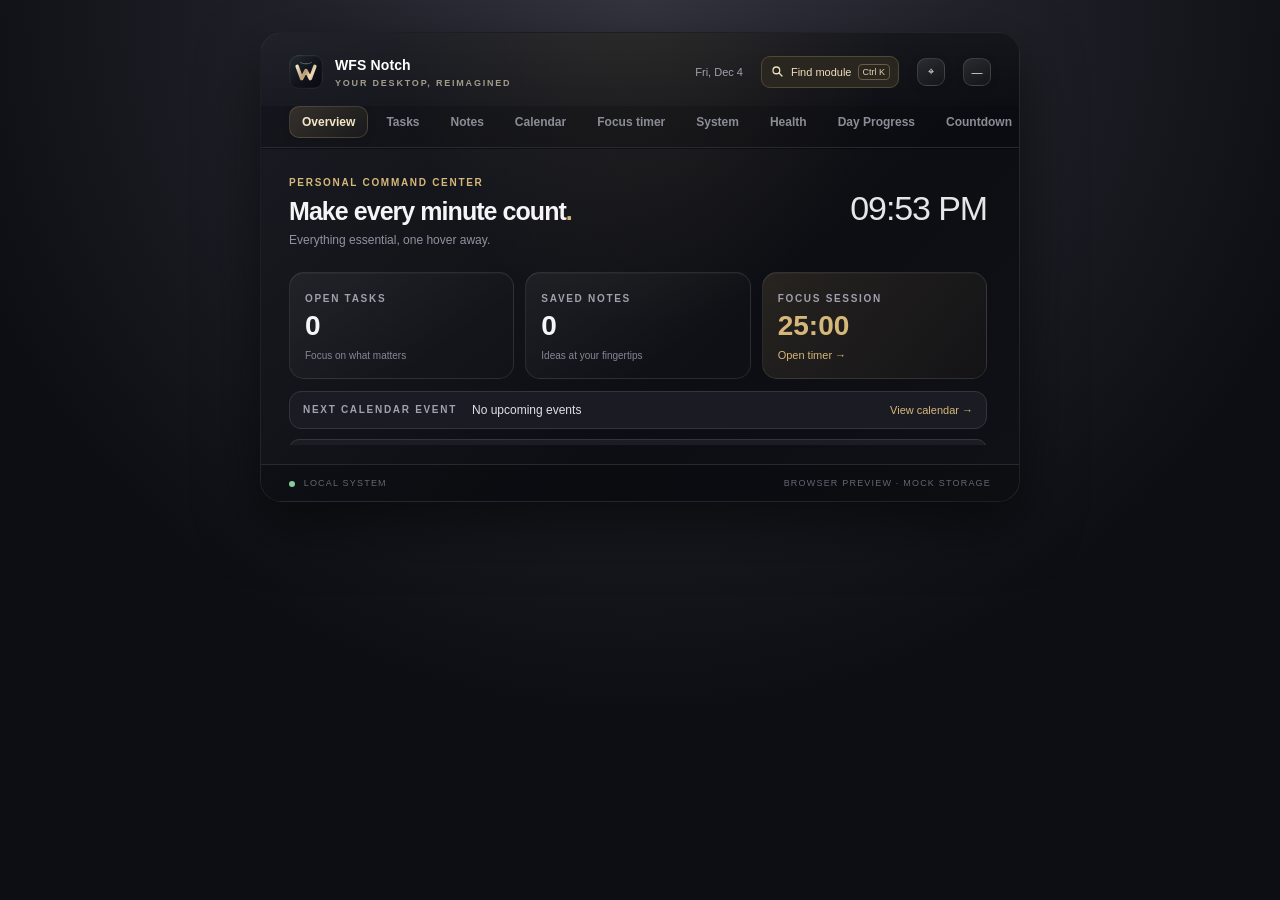
<file: app/src/index.html>
<!doctype html>
<html lang="en">
<head>
  <meta charset="utf-8">
  <meta name="viewport" content="width=device-width, initial-scale=1">
  <meta name="color-scheme" content="dark">
  <meta http-equiv="Content-Security-Policy" content="default-src 'self'; script-src 'self'; style-src 'self' 'unsafe-inline'; img-src 'self' data:; connect-src 'self' https://api.open-meteo.com https://geocoding-api.open-meteo.com">
  <title>WFS Notch</title>
  <link rel="stylesheet" href="styles/base.css">
  <link rel="stylesheet" href="styles/calendar.css">
  <link rel="stylesheet" href="styles/system.css">
  <link rel="stylesheet" href="styles/media.css">
  <link rel="stylesheet" href="styles/refinements.css">
  <link rel="stylesheet" href="styles/displays.css">
  <link rel="stylesheet" href="styles/worldclock.css">
</head>
<body>
  <div id="notch" class="notch" aria-label="WFS Notch">
    <div class="collapsed" id="collapsed" tabindex="0" role="button" aria-label="Open WFS Notch" aria-controls="expanded" aria-expanded="false">
      <span class="signal"><span></span><span></span><span></span></span>
      <span class="collapsed-label">WFS <b>NOTCH</b></span>
      <time id="closed-clock">00:00</time>
    </div>
    <div class="expanded" id="expanded" hidden>
      <header class="topbar">
        <div class="brand"><div class="brand-mark"><img src="assets/wfs-notch-mark.svg" alt="" width="34" height="34"></div><div><strong>WFS Notch</strong><small>YOUR DESKTOP, REIMAGINED</small></div></div>
        <div class="top-actions"><span id="current-date"></span><button id="module-finder" class="finder-button" type="button" aria-haspopup="dialog" aria-controls="command-palette" aria-keyshortcuts="Control+K Meta+K"><svg aria-hidden="true" width="15" height="15" viewBox="0 0 20 20" fill="none" stroke="currentColor" stroke-width="1.7"><circle cx="8.5" cy="8.5" r="4.5"/><path d="m12 12 4 4" stroke-linecap="round"/></svg><span>Find module</span><kbd aria-hidden="true">Ctrl K</kbd></button><button class="icon-button" id="pin-button" title="Keep panel open" aria-pressed="false" aria-label="Toggle pinned panel">⌖</button><button class="icon-button" id="collapse" title="Collapse" aria-label="Collapse">—</button></div>
      </header>
      <nav class="tabs" aria-label="Modules">
        <button data-tab="home" class="tab active">Overview</button>
        <button data-tab="todos" class="tab">Tasks</button>
        <button data-tab="notes" class="tab">Notes</button>
        <button data-tab="calendar" class="tab">Calendar</button>
        <button data-tab="timer" class="tab">Focus timer</button>
        <button data-tab="system" class="tab">System</button>
        <button data-tab="health" class="tab">Health</button>
        <button data-tab="day" class="tab">Day Progress</button>
        <button data-tab="countdown" class="tab">Countdown</button>
        <button data-tab="weather" class="tab">Weather</button>
        <button data-tab="worldclock" class="tab">World clock</button>
        <button data-tab="flashcards" class="tab">Flashcards</button>
        <button data-tab="habits" class="tab">Habits</button>
        <button data-tab="dock" class="tab">Dock</button>
        <button data-tab="media" class="tab">Media</button>
        <button data-tab="tools" class="tab">Tools</button>
        <button data-tab="settings" class="tab">Settings</button>
      </nav>
      <main>
        <section class="panel active" id="panel-home">
          <div class="welcome"><div><p class="eyebrow">PERSONAL COMMAND CENTER</p><h1>Make every minute count<span>.</span></h1><p>Everything essential, one hover away.</p></div><div class="hero-time" id="hero-time">00:00</div></div>
          <div class="home-grid">
            <div class="mini-card"><span class="mini-label">OPEN TASKS</span><b id="task-count">0</b><small>Focus on what matters</small></div>
            <div class="mini-card"><span class="mini-label">SAVED NOTES</span><b id="note-count">0</b><small>Ideas at your fingertips</small></div>
            <div class="mini-card focus-card"><span class="mini-label">FOCUS SESSION</span><b id="focus-status">25:00</b><button class="text-button" id="go-timer">Open timer →</button></div>
          </div>
          <div class="home-upcoming"><span class="mini-label">NEXT CALENDAR EVENT</span><span id="next-event">No upcoming events</span><button class="text-button" id="go-calendar" type="button">View calendar →</button></div>
          <div class="phase4-home">Habits completed today <b id="home-habit-progress">0 / 0</b> · Pinned links <b id="home-link-count">0</b></div>
          <div class="footnote">Local-first · Rust backend · Original WFS Notch design</div>
        </section>
        <section class="panel" id="panel-todos">
          <div class="section-heading"><div><h2>Tasks</h2><p>Keep your priorities moving.</p></div><span class="section-pill" id="todo-progress">0 complete</span></div>
          <form class="todo-entry" id="todo-form">
            <div class="input-row"><input id="todo-input" maxlength="200" placeholder="Add a task..." autocomplete="off" aria-label="New task" required><button type="submit" class="primary">Add task</button></div>
            <div class="todo-option-fields">
              <label for="todo-priority">Priority <select id="todo-priority" aria-label="New task priority"><option value="normal">Normal</option><option value="high">High</option><option value="low">Low</option></select></label>
              <label for="todo-due">Due (optional, local time) <input id="todo-due" type="datetime-local" aria-label="New task due date and time"></label>
              <label for="todo-recurrence">Repeat <select id="todo-recurrence" aria-label="New task repeat"><option value="">Never</option><option value="daily">Every 24 hours</option><option value="weekly">Every 7 days</option></select></label>
              <label for="todo-recurrence-zone" hidden>Repeat at the same local time (IANA zone)<input id="todo-recurrence-zone" maxlength="80" placeholder="e.g. Asia/Jakarta" autocomplete="off"></label>
            </div>
          </form>
          <form class="todo-edit-form" id="todo-edit-form" hidden aria-label="Edit selected task">
            <label for="todo-edit-title">Edit task <input id="todo-edit-title" maxlength="200" required aria-label="Edit task title"></label>
            <div class="todo-option-fields">
              <label for="todo-edit-priority">Priority <select id="todo-edit-priority"><option value="normal">Normal</option><option value="high">High</option><option value="low">Low</option></select></label>
              <label for="todo-edit-due">Due (optional, local time) <input id="todo-edit-due" type="datetime-local" aria-label="Edit task due date and time"></label>
              <label for="todo-edit-recurrence">Repeat <select id="todo-edit-recurrence" aria-label="Edit task repeat"><option value="">Never</option><option value="daily">Every 24 hours</option><option value="weekly">Every 7 days</option></select></label>
              <label for="todo-edit-recurrence-zone" hidden>Repeat at the same local time (IANA zone)<input id="todo-edit-recurrence-zone" maxlength="80" placeholder="e.g. Asia/Jakarta" autocomplete="off"></label>
            </div>
            <div class="todo-edit-actions"><button class="primary" type="submit">Save task</button><button class="text-button" id="todo-edit-cancel" type="button">Cancel edit</button></div>
          </form>
          <small class="todo-help">Task due dates remain private and local. Optional desktop reminders can be enabled separately in Settings; they require the installed Windows app and WFS notification consent.</small>
          <small class="todo-help" id="task-repeat-help">Repeating tasks need a due date. Leave the timezone blank for elapsed intervals. With a timezone, enter the due time in that zone. Missing DST times are skipped and repeated times use the first occurrence.</small>
          <div id="todo-list" class="list-scroll" aria-label="Saved tasks"></div>
          <details class="todo-history">
            <summary id="todo-history-summary">Recent task completions</summary>
            <label for="todo-history-limit">Keep completion history</label>
            <select id="todo-history-limit" aria-describedby="todo-history-help">
              <option value="200">Latest 200</option><option value="100">Latest 100</option>
              <option value="25">Latest 25</option><option value="0">Off</option>
            </select>
            <p id="todo-history-help">Undo is available for the latest retained completion of an unchanged task. Off stops recording completions and disables undo.</p>
            <p id="todo-completion-empty">No completions yet.</p>
            <ul id="todo-completion-history" aria-label="Local task completion history"></ul>
          </details>
        </section>
        <section class="panel" id="panel-notes">
          <div class="section-heading"><div><h2>Notes</h2><p>Capture ideas as they happen.</p></div><button id="note-new" class="primary">+ New note</button></div>
          <div class="note-search-row"><input id="note-search" type="search" autocomplete="off" placeholder="Search notes, including tags..." aria-label="Search notes"><select id="note-tag-filter" aria-label="Filter notes by tag"><option value="">All tags</option></select></div>
          <div class="note-layout"><div id="note-list" class="note-list"></div><div class="note-editor"><input id="note-title" placeholder="Note title" maxlength="200"><label class="note-tags-label" for="note-tags">Tags · comma-separated, max 8</label><input id="note-tags" placeholder="e.g. work, idea, urgent" aria-label="Note tags, comma-separated" maxlength="200" spellcheck="false"><textarea id="note-body" placeholder="Start writing your thoughts..." maxlength="50000"></textarea><div id="note-conflict" class="note-conflict" role="alert" hidden>
              <strong>Saved note changed elsewhere</strong>
              <p>Your unsaved draft is retained locally. Reload the latest saved note or save the draft as a separate note. No automatic overwrite is allowed.</p>
              <div class="note-actions"><button id="note-conflict-reload" class="secondary" type="button">Discard draft &amp; reload</button><button id="note-conflict-copy" class="primary" type="button">Save draft as new note</button></div>
            </div><div class="note-foot"><small id="save-status" aria-live="polite">Choose or create a note</small><div class="note-actions"><button class="text-button" id="note-save" type="button">Save now</button><button class="danger-link" id="note-delete" type="button">Delete note</button></div></div></div></div>
          <details id="notes-transfer" class="notes-transfer">
            <summary>Private Notes JSON export / import</summary>
            <p class="event-hint">Local-only copy/paste; no network, cloud sync or automatic file access. Up to 250 notes and 1 MiB per JSON snapshot. Import adds new IDs only, never replaces existing notes or changes other modules.</p>
            <div class="notes-transfer-actions"><button type="button" class="secondary" id="notes-export-button">Prepare export JSON</button></div>
            <textarea id="notes-export-json" readonly aria-label="Exported Notes JSON, copy manually" placeholder="Exported JSON appears here for copying"></textarea>
            <label for="notes-import-json" class="event-hint">Paste WFS Notes JSON to preview before import</label>
            <textarea id="notes-import-json" maxlength="1048576" aria-label="Paste Notes JSON for import" placeholder='{"format":"wfs-notch-notes","version":1,"notes":[...]}'></textarea>
            <div class="notes-transfer-actions"><button type="button" class="secondary" id="notes-import-preview">Preview import</button><button type="button" class="primary" id="notes-import-apply" disabled>Import new notes</button></div>
            <small id="notes-transfer-status" role="status" aria-live="polite">No JSON has been imported. Preview shows duplicate IDs and quotas first.</small>
          </details>
        </section>
        <section class="panel" id="panel-calendar">
          <div class="section-heading"><div><h2>Calendar</h2><p>Local events and in-app reminders while WFS Notch is running.</p></div><span class="section-pill" id="calendar-count">0 EVENTS</span></div>
          <form id="event-form" class="event-form">
            <input id="event-title" maxlength="200" required placeholder="Event title" aria-label="Event title">
            <label class="event-all-day-option" for="event-all-day"><input id="event-all-day" type="checkbox"> All-day event (date only)</label>
            <input id="event-time" type="datetime-local" required aria-label="Event date and time">
            <label class="calendar-field-label" for="event-end-time" id="event-end-time-label">Ends (optional, exclusive)</label>
            <input id="event-end-time" type="datetime-local" aria-label="Timed event end (exclusive, optional)">
            <div id="event-all-day-fields" class="event-all-day-range" hidden>
              <label for="event-start-date">Start date</label><input id="event-start-date" type="date" aria-label="All-day start date">
              <label for="event-end-date">End date (exclusive)</label><input id="event-end-date" type="date" aria-label="All-day end date (exclusive)">
            </div>
            <textarea id="event-description" maxlength="2000" rows="2" placeholder="Description (optional, private, saved only on your PC)" aria-label="Event description"></textarea>
            <select id="event-remind" aria-label="Reminder"><option value="off">No reminder</option><option value="0">At event time</option><option value="5">5 min before</option><option value="15">15 min before</option><option value="30">30 min before</option><option value="60">1 hour before</option></select>
            <button class="primary" id="event-submit" type="submit">Add event</button>
          </form>
          <div class="event-edit-actions"><button class="text-button" id="event-cancel" type="button" hidden>Cancel editing event</button></div>
          <section id="calendar-series-shift" class="series-shift-panel" hidden aria-labelledby="calendar-shift-heading">
            <strong id="calendar-shift-heading">Move this imported series — local schedule only</strong>
            <p>Move saved occurrences only. UTC and all-day schedules use exact days. For timed IANA or floating schedules with a saved timezone, choose Source wall time to keep the local start hour. Existing cancellations stay canceled.</p>
            <div class="series-shift-controls">
              <label for="calendar-shift-mode">Shift by
                <select id="calendar-shift-mode" aria-describedby="calendar-shift-mode-hint">
                  <option value="exact">Exact UTC / all-day dates</option>
                  <option value="wall">Source wall time</option>
                </select>
              </label>
              <label for="calendar-shift-days">Days (+ forward, − backward)
                <input id="calendar-shift-days" type="number" min="-365" max="365" step="1" value="1" aria-label="Days to shift imported series">
              </label>
              <button class="secondary" id="calendar-shift-preview" type="button">Preview changes</button>
              <button class="primary" id="calendar-shift-apply" type="button" disabled>Confirm shift</button>
              <button class="text-button" id="calendar-shift-cancel" type="button">Cancel</button>
            </div>
            <small id="calendar-shift-mode-hint" hidden>Uses the saved IANA timezone. Keeps elapsed duration. A nonexistent time keeps the original appointment, and an ambiguous time uses the earlier instant.</small>
            <small id="calendar-shift-status" role="status" aria-live="polite">Preview the proposed schedule before applying it.</small>
            <ol id="calendar-shift-occurrences" class="shift-review" aria-label="Exact changes to saved occurrences" hidden></ol>
          </section>
          <div class="calendar-toolbar" aria-label="Calendar navigation">
            <button id="calendar-prev" class="text-button" type="button" aria-label="Previous month">◀</button>
            <strong id="calendar-month-title">Month</strong>
            <button id="calendar-next" class="text-button" type="button" aria-label="Next month">▶</button>
            <button id="calendar-today" class="text-button" type="button">Today</button>
          </div>
          <div class="calendar-weekdays" aria-hidden="true"><span>Mon</span><span>Tue</span><span>Wed</span><span>Thu</span><span>Fri</span><span>Sat</span><span>Sun</span></div>
          <div id="calendar-month-grid" class="calendar-month-grid" role="group" aria-label="Monthly calendar"></div>
          <details class="ics-box"><summary>Import / export iCalendar (.ics)</summary>
            <p class="event-hint">Paste .ics text to preview additions and single-occurrence cancellations. A cancellation needs its matching series master in the same file and the exact original occurrence date/time. Whole-series cancellations, range updates, ambiguous DST and unsupported rules are rejected. Enter the intended IANA timezone for floating times; WFS will not guess.</p>
            <textarea id="ics-import-data" maxlength="262144" aria-label="Paste iCalendar ICS content" placeholder="BEGIN:VCALENDAR&#10;VERSION:2.0&#10;..."></textarea>
            <label for="ics-floating-timezone" class="event-hint">Floating-time IANA timezone (only needed for DTSTART without Z or TZID)</label>
            <input id="ics-floating-timezone" type="text" autocomplete="off" maxlength="80" placeholder="e.g. Asia/Jakarta or America/Chicago" aria-describedby="ics-floating-hint">
            <small id="ics-floating-hint" class="event-hint">Leave empty for UTC or explicit TZID ICS. No automatic device timezone assumption.</small>
            <div class="calendar-toolbar"><button id="ics-clear-cancellations" class="text-button" type="button">Allow re-import of deleted ICS events</button></div>
            <small>Deleted imported events and series stay deleted across subsequent imports unless you explicitly clear their local cancellation history here. Backups retain that history.</small>
            <div class="calendar-toolbar"><button id="ics-import-preview" class="secondary" type="button">Preview import</button><button id="ics-import-button" class="primary" type="button" disabled>Apply import</button><button id="ics-export-button" class="secondary" type="button">Export events</button><button id="ics-export-copy" class="text-button" type="button">Copy export</button></div>
            <ul id="ics-cancellation-preview" aria-label="Occurrences marked canceled" hidden></ul>
            <textarea id="ics-export-data" readonly aria-label="Exported iCalendar ICS content" placeholder="Exported ICS will appear here"></textarea>
            <small id="ics-status" role="status">Local-only. Unchanged series preserve the source recurrence rule on export; edited or canceled instances export safely as independent events. No cloud sync.</small>
          </details>
          <div class="event-hint">Timed start/end dates are stored as UTC instants with an exclusive optional end and shown in the local timezone. All-day dates retain calendar dates without an implicit timezone; end dates are exclusive and have no automatic reminder. Reminders are only displayed while this app is running.</div>
          <div id="event-list" class="event-list" aria-live="polite"></div>
        </section>
        <section class="panel" id="panel-system">
          <div class="section-heading"><div><h2>System monitor</h2><p>Live CPU and memory usage from Windows.</p></div><button class="secondary" id="system-refresh" type="button">Refresh</button></div>
          <div class="system-grid">
            <div class="system-card"><span class="mini-label">CPU USAGE</span><b id="system-cpu">—</b><div class="meter"><span id="cpu-meter"></span></div></div>
            <div class="system-card"><span class="mini-label">MEMORY USAGE</span><b id="system-memory">—</b><div class="meter"><span id="memory-meter"></span></div></div>
          </div>
          <p id="system-detail" class="system-detail">No reading yet.</p>
          <div class="system-detail-columns">
            <section><h3>Storage volumes</h3><div id="system-disks" aria-live="polite">Read-only on Windows · no preview numbers</div></section>
            <section><h3>Network interfaces</h3><div id="system-networks" aria-live="polite">Read-only on Windows · no preview numbers</div></section>
          </div>
          <p class="event-hint">Disk and network totals are local OS counters, not speed tests. No Wi-Fi scanning, admin privileges or uploads.</p>
          <p class="event-hint">Refreshes every 4 seconds while this panel is open. Does not track running apps, upload telemetry, or run a background service.</p>
        </section>
        <section class="panel" id="panel-timer">
          <div class="section-heading"><div><h2>Focus timer</h2><p>Own your next session.</p></div><span class="section-pill">POMODORO</span></div>
          <div class="timer-layout"><div class="timer-ring"><div class="timer-ring-inner"><strong id="timer-display">25:00</strong><span id="timer-label">READY WHEN YOU ARE</span></div></div><div class="timer-controls"><p>SESSION LENGTH</p><div class="preset-row"><button data-minutes="15">15m</button><button data-minutes="25" class="selected">25m</button><button data-minutes="45">45m</button><button data-minutes="60">60m</button></div><button id="timer-start" class="primary large">Start focus</button><button id="timer-reset" class="secondary large">Reset</button></div></div>
          <div class="focus-cycle-card">
            <label class="toggle-label"><input id="focus-cycle" type="checkbox" aria-describedby="focus-cycle-help"><span>Pomodoro cycle</span></label>
            <small id="focus-cycle-help">After focus, take a 5-minute break, or 15 minutes after four sessions. Start the next focus when ready. Reset a running or paused timer before changing modes.</small>
            <p id="focus-cycle-status" role="status">Single focus session</p>
          </div>
        </section>

        <section class="panel" id="panel-health">
          <div class="section-heading"><div><h2>Health &amp; wellness</h2><p>Daily water, short breaks, and calm minutes. Local-only tracking.</p></div><span class="section-pill" id="health-day">TODAY</span></div>
          <div class="health-grid">
            <div class="system-card"><span class="mini-label">WATER · GOAL 8 GLASSES</span><b id="health-water">0 / 8</b><div class="meter"><span id="health-water-meter"></span></div><div class="tool-actions"><button class="primary" data-health="water_plus" type="button">+ Glass</button><button class="secondary" data-health="water_minus" type="button">− Glass</button></div></div>
            <div class="system-card"><span class="mini-label">BREAKS TODAY</span><b id="health-breaks">0</b><button class="secondary" data-health="break_plus" type="button">Log short break</button></div>
            <div class="system-card"><span class="mini-label">CALM MINUTES</span><b id="health-calm">0</b><button class="secondary" data-health="calm_plus" type="button">+ 1 mindful minute</button></div>
          </div>
          <p class="event-hint">Your counters roll over at the next local date. This is a personal reminder, not a medical device.</p>
        </section>
        <section class="panel" id="panel-day">
          <div class="section-heading"><div><h2>Day progress</h2><p>One view of today’s timeline and completed tasks.</p></div><span class="section-pill" id="day-percent">0%</span></div>
          <div class="progress-caption"><strong id="day-clock">00:00</strong><span>Elapsed today</span></div>
          <div class="day-progress-track"><span id="day-progress-meter"></span></div>
          <div class="day-summary"><span id="day-task-progress">0 / 0 tasks completed</span><span id="day-events-count">0 events today</span></div>
          <div class="module-list" id="day-event-list"></div>
        </section>
        <section class="panel" id="panel-countdown">
          <div class="section-heading"><div><h2>Flexible countdown</h2><p>Independent timer with resume and +1/+5 minute adjustments.</p></div><span class="section-pill">LOCAL</span></div>
          <div class="countdown-face" id="countdown-display">05:00</div>
          <form class="countdown-form" id="countdown-form">
            <label for="countdown-minutes">Minutes (1–1440)</label><input id="countdown-minutes" type="number" min="1" max="1440" value="5" required>
            <button type="submit" class="secondary">Set duration</button>
          </form>
          <div class="tool-actions"><button class="primary" id="countdown-toggle" type="button">Start</button><button class="secondary" data-add-minutes="1" type="button">+1 minute</button><button class="secondary" data-add-minutes="5" type="button">+5 minutes</button><button class="secondary" id="countdown-reset" type="button">Reset to 5m</button></div>
          <p class="event-hint" id="countdown-status">Timer is ready. It continues to count down while the panel is hidden.</p>
          <div class="tool-actions countdown-presets" role="group" aria-label="Countdown presets">
            <button class="secondary" type="button" data-countdown-slot="0">5 min</button><button class="secondary" type="button" data-countdown-slot="1">15 min</button><button class="secondary" type="button" data-countdown-slot="2">30 min</button>
          </div>
          <details class="countdown-editor"><summary>Edit countdown presets</summary>
            <form class="countdown-form" id="countdown-presets-form">
              <label>Preset 1 (min) <input type="number" min="1" max="1440" value="5" data-edit-countdown-slot required></label>
              <label>Preset 2 (min) <input type="number" min="1" max="1440" value="15" data-edit-countdown-slot required></label>
              <label>Preset 3 (min) <input type="number" min="1" max="1440" value="30" data-edit-countdown-slot required></label>
              <button class="secondary" type="submit">Save timer presets</button>
            </form>
            <p class="event-hint" id="countdown-preset-status" role="status"></p>
          </details>
        </section>
        <section class="panel" id="panel-weather">
          <div class="section-heading"><div><h2>Weather</h2><p>Opt-in weather from Open-Meteo, without API key or automatic location tracking.</p></div><span class="section-pill">ONLINE</span></div>
          <form class="input-row" id="weather-form"><input id="weather-city" maxlength="100" required placeholder="Enter city (e.g. Surabaya)" aria-label="Weather city"><button class="primary" type="submit" id="weather-search">Get weather</button></form>
          <div class="weather-current" id="weather-current" role="status" tabindex="-1">Enter a city to request current conditions.</div>
          <div class="weather-days" id="weather-locations" role="group" aria-label="Matching cities" hidden></div>
          <div id="weather-forecast" hidden>
            <dl id="weather-details" class="weather-details" aria-label="Current weather details"></dl>
            <h3>Upcoming hours</h3>
            <div class="weather-days" id="weather-hours" aria-label="Hourly weather forecast"></div>
            <h3>7-day outlook</h3>
            <div class="weather-days" id="weather-days" aria-label="Daily weather forecast"></div>
            <p class="event-hint" id="weather-timezone"></p>
          </div>
          <p class="event-hint">City search is sent only on request to Open-Meteo. Results show the matched location; internet is required. No temperature is invented when unavailable.</p>
        </section>
        <section class="panel" id="panel-flashcards">
          <div class="section-heading"><div><h2>Notes flashcards</h2><p>Write lines like “question :: answer” in Notes, then practice here.</p></div><span class="section-pill" id="flashcards-count">0 CARDS</span></div>
          <select id="flashcards-note" class="flashcards-select" aria-label="Select flashcard note"></select>
          <div class="flashcard-face" id="flashcard-face">Select a note with flashcard lines.</div>
          <div class="tool-actions"><button class="primary" id="flashcard-flip" type="button">Show answer</button><button class="secondary" id="flashcard-next" type="button">Next card</button></div>
          <p id="flashcard-position" class="event-hint">Study locally; no account or AI service required.</p>
        </section>
        <section class="panel" id="panel-habits">
          <div class="section-heading"><div><h2>Habit tracker</h2><p>Build daily consistency, one check-in at a time.</p></div><span class="section-pill" id="habit-count">0 TODAY</span></div>
          <form id="habit-form" class="input-row"><input id="habit-title" maxlength="120" placeholder="New habit, e.g. Read for 20 minutes" aria-label="New habit" required><button class="primary" type="submit">Add habit</button></form>
          <p class="event-hint">Check-ins are saved locally. The daily date follows your PC's timezone; no account required.</p>
          <div class="module-list" id="habit-list" aria-live="polite"></div>
        </section>
        <section class="panel" id="panel-dock">
          <div class="section-heading"><div><h2>Dock &amp; quick launch</h2><p>Launch Windows essentials and pin your favorite websites.</p></div><span class="section-pill">WINDOWS</span></div>
          <div class="launch-grid" id="builtin-list">
            <button type="button" data-launch="explorer">📁 Files</button>
            <button type="button" data-launch="calculator">🧮 Calculator</button>
            <button type="button" data-launch="notepad">📝 Notepad</button>
            <button type="button" data-launch="paint">🎨 Paint</button>
            <button type="button" data-launch="settings">⚙ Settings</button>
          </div>
          <form id="quicklink-form" class="link-form">
            <input id="quicklink-label" required maxlength="120" placeholder="Website name" aria-label="Website name">
            <input id="quicklink-url" type="url" maxlength="2048" required placeholder="https://example.com" aria-label="Website URL">
            <button class="primary" type="submit">Pin link</button>
          </form>
          <div class="module-list" id="quicklink-list"></div>
          <p class="event-hint">Native buttons require Windows; pinned links open in your default browser. URLs must be http(s), without embedded passwords.</p>
        </section>
        <section class="panel" id="panel-media">
          <div class="section-heading"><div><h2>Media remote</h2><p>Windows global media and volume controls.</p></div><span class="section-pill">NATIVE KEYS</span></div>
          <div id="now-playing" class="now-playing" role="status" aria-live="polite">
            <img id="media-artwork" alt="Cover artwork from the active Windows player" hidden>
            <div class="now-playing-overline">CURRENT WINDOWS MEDIA SESSION</div>
            <strong id="media-track-title">No session detected</strong>
            <div id="media-track-artist">Open the native desktop app to inspect active media.</div>
            <small id="media-track-source">Track metadata stays on this device</small>
            <div class="media-progress"><span id="media-progress-bar"></span></div>
            <div class="media-time"><span id="media-position">—</span><span id="media-playback-state">Unavailable</span><span id="media-duration">—</span></div>
            <button type="button" class="text-button" id="media-refresh">Refresh track</button>
          </div>
          <div class="selected-player" aria-labelledby="selected-player-heading">
            <label id="selected-player-heading" for="media-player-picker">Control a specific Windows media player</label>
            <select id="media-player-picker" aria-label="Select Windows media session" disabled><option value="">No active players detected</option></select>
            <div class="selected-player-actions">
              <button class="secondary" type="button" data-selected-media="previous" disabled>Previous</button>
              <button class="secondary" type="button" data-selected-media="toggle" disabled>Play / Pause</button>
              <button class="secondary" type="button" data-selected-media="next" disabled>Next</button>
            </div>
            <p id="media-player-status" class="event-hint" role="status">Available only in the installed Windows app; no player simulation.</p>
          </div>
          <div class="media-pad">
            <button type="button" data-media="previous" aria-label="Previous track">⏮</button>
            <button type="button" data-media="play_pause" class="media-primary" aria-label="Play or pause">⏯</button>
            <button type="button" data-media="next" aria-label="Next track">⏭</button>
            <button type="button" data-media="stop" aria-label="Stop">⏹</button>
          </div>
          <div class="volume-pad">
            <button type="button" data-media="volume_down">− Volume</button>
            <button type="button" data-media="mute">Mute / unmute</button>
            <button type="button" data-media="volume_up">+ Volume</button>
          </div>
          <p class="event-hint">Track title, artist, album, session and position are read from Windows GSMTC only while this panel is open. Album art is shown when the Windows player exposes a supported PNG/JPEG/GIF thumbnail; synchronized lyrics and playlists are not implemented. The selected-player controls target the chosen Windows media app; the separate large buttons send global media keys.</p>
        </section>
        <section class="panel" id="panel-worldclock">
          <div class="section-heading"><div><h2>World clock</h2><p>Compare times across cities.</p></div><span class="section-pill">LOCAL</span></div>
          <form id="worldclock-add" class="worldclock-add">
            <label>City name <input id="worldclock-name" maxlength="30" placeholder="Jakarta" required></label>
            <label>Time zone <input id="worldclock-zone" list="worldclock-zones" placeholder="Asia/Jakarta" autocomplete="off" required></label>
            <datalist id="worldclock-zones"></datalist>
            <button class="primary" type="submit">Add city</button>
          </form>
          <p id="worldclock-message" class="event-hint" role="status" aria-live="polite"></p>
          <div class="worldclock-plan"><label for="worldclock-time">Meeting time here</label><input id="worldclock-time" type="datetime-local"><button id="worldclock-now" class="secondary" type="button">Now</button></div>
          <div id="worldclock-list" class="worldclock-list"></div>
        </section>
        <section class="panel" id="panel-tools">
          <div class="section-heading"><div><h2>Quick tools</h2><p>Small utilities built into the notch.</p></div><span class="section-pill">OFFLINE</span></div>
          <div class="tools-grid">
            <div class="tool-card"><b>Stopwatch</b><div class="stopwatch-display" id="stopwatch-display">00:00.0</div><div class="tool-actions"><button class="primary" id="stopwatch-toggle">Start</button><button class="secondary" id="stopwatch-lap">Lap</button><button class="secondary" id="stopwatch-reset">Reset</button></div><div class="tool-laps" id="stopwatch-laps"></div></div>
            <div class="tool-card"><b>Secure password generator</b><p>Generated locally using the OS cryptographic random source.</p><div class="tool-actions"><button class="primary" id="password-generate">Generate</button><button class="secondary" id="password-copy">Copy</button></div><output id="password-output" class="tool-output" aria-live="polite">Click Generate</output></div>
            <div class="tool-card"><b>Quick math</b><p>Simple arithmetic. No network, no eval().</p><form id="math-form" class="tool-actions"><input id="math-input" aria-label="Math expression" placeholder="120 * 1.15" required><button class="primary" type="submit">=</button></form><output id="math-output" class="tool-output">Result</output></div>
            <div class="tool-card"><b>Command palette</b><p>Jump to modules quickly with Ctrl+K (while WFS Notch is focused).</p><button id="palette-open" class="secondary" type="button">Open palette</button></div>
          </div>
        </section>
        <section class="panel" id="panel-settings">
          <div class="section-heading"><div><h2>Appearance</h2><p>Personalize your command center.</p></div><span class="section-pill">LOCAL</span></div>
          <div class="settings-row"><div><b>Accent color</b><small>Choose a highlight for your workspace</small></div><div class="swatches"><button class="swatch" data-color="#d6b77a" style="--swatch:#d6b77a" aria-label="Champagne"></button><button class="swatch" data-color="#73c9e5" style="--swatch:#73c9e5" aria-label="Ice"></button><button class="swatch" data-color="#ae91f2" style="--swatch:#ae91f2" aria-label="Lavender"></button><button class="swatch" data-color="#8bd7ab" style="--swatch:#8bd7ab" aria-label="Mint"></button></div></div>
          <div class="settings-row"><div><b>Interface density</b><small>Choose comfortable spacing or compact layout across the notch modules.</small></div><label class="appearance-choice" for="ui-density"><span class="sr-only">Interface density</span><select id="ui-density"><option value="comfortable">Comfortable</option><option value="compact">Compact</option></select></label></div>
          <div class="settings-row"><div><b>Reduce animations</b><small>Use minimal movement; your Windows reduced-motion preference is always respected.</small></div><label class="toggle-label"><input id="ui-reduce-motion" type="checkbox"><span>Minimal motion</span></label></div>
          <div class="settings-row"><div><b>High contrast</b><small>Improve separation between text, controls and surfaces throughout the workspace.</small></div><label class="toggle-label"><input id="ui-high-contrast" type="checkbox"><span>High contrast</span></label></div>
          <div class="settings-row"><div><b>Reset layout preferences</b><small>Restore comfortable spacing and system-motion behavior without changing notes, themes or notifications.</small></div><button id="ui-reset" class="secondary" type="button">Reset appearance</button></div>
          <div class="settings-row"><div><b>Hover to open</b><small>Expand the notch when the pointer enters</small></div><label class="toggle-label"><input id="hover-toggle" type="checkbox"><span>Enabled</span></label></div>
          <div class="settings-row"><div><b>Keep panel open</b><small>Prevent automatic collapsing when your pointer leaves</small></div><label class="toggle-label"><input id="pin-toggle" type="checkbox"><span>Pinned</span></label></div>
          <div class="settings-row"><div><b>Always on top</b><small>Keep WFS Notch above normal desktop windows.</small></div><label class="toggle-label"><input id="on-top-toggle" type="checkbox" checked><span>On top</span></label></div>
          <div class="settings-row"><div><b>Lower below fullscreen apps</b><small>Optional Windows detection on the chosen monitor. Never steals keyboard focus.</small></div><label class="toggle-label"><input id="fullscreen-auto-toggle" type="checkbox"><span>Auto</span></label></div>
          <div class="privacy-settings" aria-labelledby="notification-heading">
            <div class="settings-row"><div><b id="notification-heading">Windows desktop reminders</b><small>Only notifications generated by WFS Notch. Never reads other apps' messages; disabled by default.</small></div><label class="toggle-label"><input id="notifications-toggle" type="checkbox"><span>Enabled</span></label></div>
            <div class="settings-row"><div><b>Include event and task titles in notifications</b><small>Off by default: private calendar/task titles are hidden in notification text.</small></div><label class="toggle-label"><input id="notification-details-toggle" type="checkbox"><span>Show titles</span></label></div>
            <div class="settings-row"><div><b>Notify when a task is due</b><small>Separate opt-in for incomplete tasks with a due date; off by default. Shared private journal prevents duplicate sends after restarts and edits.</small></div><label class="toggle-label"><input id="task-reminders-toggle" type="checkbox"><span>Task alerts</span></label></div>
            <p class="event-hint" id="task-reminders-status" role="status" aria-live="polite">Task due reminders are off by default.</p>
            <div class="settings-row"><div><b>Pause desktop reminders</b><small>Do Not Disturb for WFS Notch only; your Windows-wide settings are not changed.</small></div><label class="toggle-label"><input id="notifications-pause-toggle" type="checkbox"><span>Paused</span></label></div>
            <button class="secondary" id="notification-test" type="button">Send test notification</button>
            <button class="secondary" id="notification-permission-check" type="button">Check Windows permission</button>
            <p class="event-hint" id="notification-permission-status" role="status" aria-live="polite">Windows toast permission has not been checked. Focus Assist can suppress delivery.</p>
            <p class="event-hint" id="notification-status" role="status">Toasts require the installed Windows desktop app and Windows notification permissions.</p>
            <div class="settings-row">
              <div><b>Background reminder service</b><small>Runs while WFS Notch is open in the tray, even if the panel is hidden. No Windows service is installed.</small></div>
              <button type="button" id="notification-scheduler-refresh" class="secondary">Check status</button>
            </div>
            <p class="event-hint" id="notification-scheduler-status" role="status" aria-live="polite">Native reminder status is available only in the installed Windows desktop app.</p>
          </div>
          <div class="display-options" aria-labelledby="display-options-title">
            <div class="settings-row">
              <div>
                <b id="display-options-title">Notch display &amp; position</b>
                <small>Choose a monitor and distance from the top edge. Saved locally in Rust.</small>
              </div>
              <button type="button" class="secondary" id="display-refresh">Detect</button>
            </div>
            <div class="display-inputs">
              <label for="display-monitor">Show notch on
                <select id="display-monitor" aria-label="Notch monitor"><option value="primary">Primary display</option></select>
              </label>
              <label for="display-top-gap">Top gap (0–120 logical px)
                <input id="display-top-gap" inputmode="numeric" type="number" min="0" max="120" step="4" value="12">
              </label>
              <button id="display-apply" class="primary" type="button">Apply position</button>
            </div>
            <p id="display-status" class="event-hint" role="status" aria-live="polite">Checking Windows display layout…</p>
          </div>
          <div class="settings-row"><div><b>Start with Windows</b><small>Optional HKCU autostart; no admin access required</small></div><label class="toggle-label"><input id="autostart-toggle" type="checkbox"><span>Enabled</span></label></div>
          <div class="settings-row"><div><b>System tray</b><small>Close to hide; restore or quit from the Windows tray icon</small></div><span class="section-pill">AVAILABLE</span></div>
          <div class="settings-row"><div><b>Data storage</b><small>All tasks and notes are saved locally by the Rust backend</small></div><span class="section-pill">PRIVATE</span></div>
          <div class="settings-row backup-heading"><div><b>Data backups</b><small>Store a snapshot in your private app data folder, or restore an earlier snapshot.</small></div><button class="secondary" id="backup-create" type="button">Create backup</button></div>
          <div id="backup-list" class="backup-list"><span class="empty">No backups created yet.</span></div>
          <div class="settings-row"><div><b>Development status</b><small>Verified browser prototype; native Windows integration still requires testing</small></div><span class="section-pill">0.43.0 · DEVELOPMENT</span></div>
          <div class="settings-row"><div><b>Exit WFS Notch</b><small>Close the app after saving pending notes</small></div><button class="secondary" id="app-exit" type="button">Exit app</button></div>
        </section>
      </main>
      <footer><span><span class="live-dot"></span> LOCAL SYSTEM</span><span id="environment">RUST + TAURI 2</span></footer>
      <div id="command-palette" class="palette-overlay" hidden role="dialog" aria-modal="true" aria-labelledby="palette-title" aria-describedby="palette-help">
        <div class="palette-dialog">
          <div class="palette-heading"><div><p class="eyebrow">WFS NOTCH</p><h2 id="palette-title">Find a module</h2></div><button id="palette-close" class="icon-button" type="button" aria-label="Close module finder" title="Close (Esc)">×</button></div>
          <input id="palette-search" type="search" autocomplete="off" placeholder="Search modules, timers, settings…" aria-label="Search modules" aria-controls="palette-results">
          <p id="palette-help">Use ↑ or ↓ to browse, Enter to open, or Esc to close.</p>
          <p id="palette-status" role="status"></p>
          <div id="palette-results" aria-label="Matching modules"></div>
        </div>
      </div>
    </div>
  </div>
  <div id="toast" aria-live="polite" role="status"></div>
  <script src="app.js" defer></script>
  <script src="features/modules.js" defer></script>
  <script src="features/wellness.js" defer></script>
  <script src="features/calendar.js" defer></script>
  <script src="features/system.js" defer></script>
  <script src="features/media.js" defer></script>
  <script src="features/accessibility.js" defer></script>
  <script src="features/displays.js" defer></script>
  <script src="features/worldclock.js" defer></script>
</body>
</html>
</file>
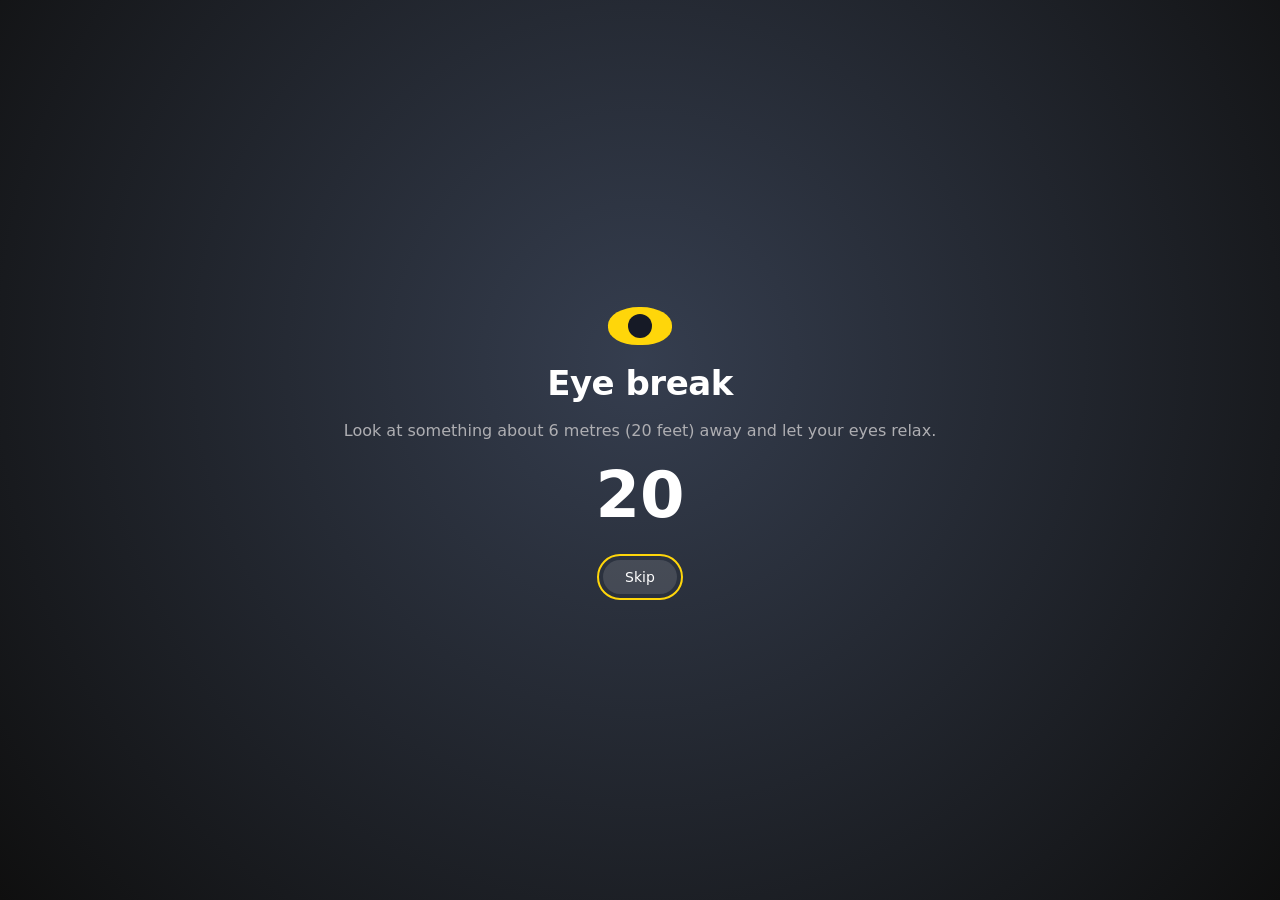
<file: poni/src/eye-break.html>
<!doctype html>
<html lang="en">
<head>
  <meta charset="utf-8">
  <meta name="viewport" content="width=device-width, initial-scale=1">
  <title>Poni Eye Break</title>
  <link rel="stylesheet" href="eye-break.css">
  <script src="eye-break.js" defer></script>
</head>
<body>
  <main>
    <div class="eye" aria-hidden="true"></div>
    <h1>Eye break</h1>
    <p>Look at something about 6 metres (20 feet) away and let your eyes relax.</p>
    <output id="count" aria-label="Seconds remaining" aria-live="off"></output>
    <button id="skip" type="button" autofocus>Skip</button>
  </main>
</body>
</html>
</file>
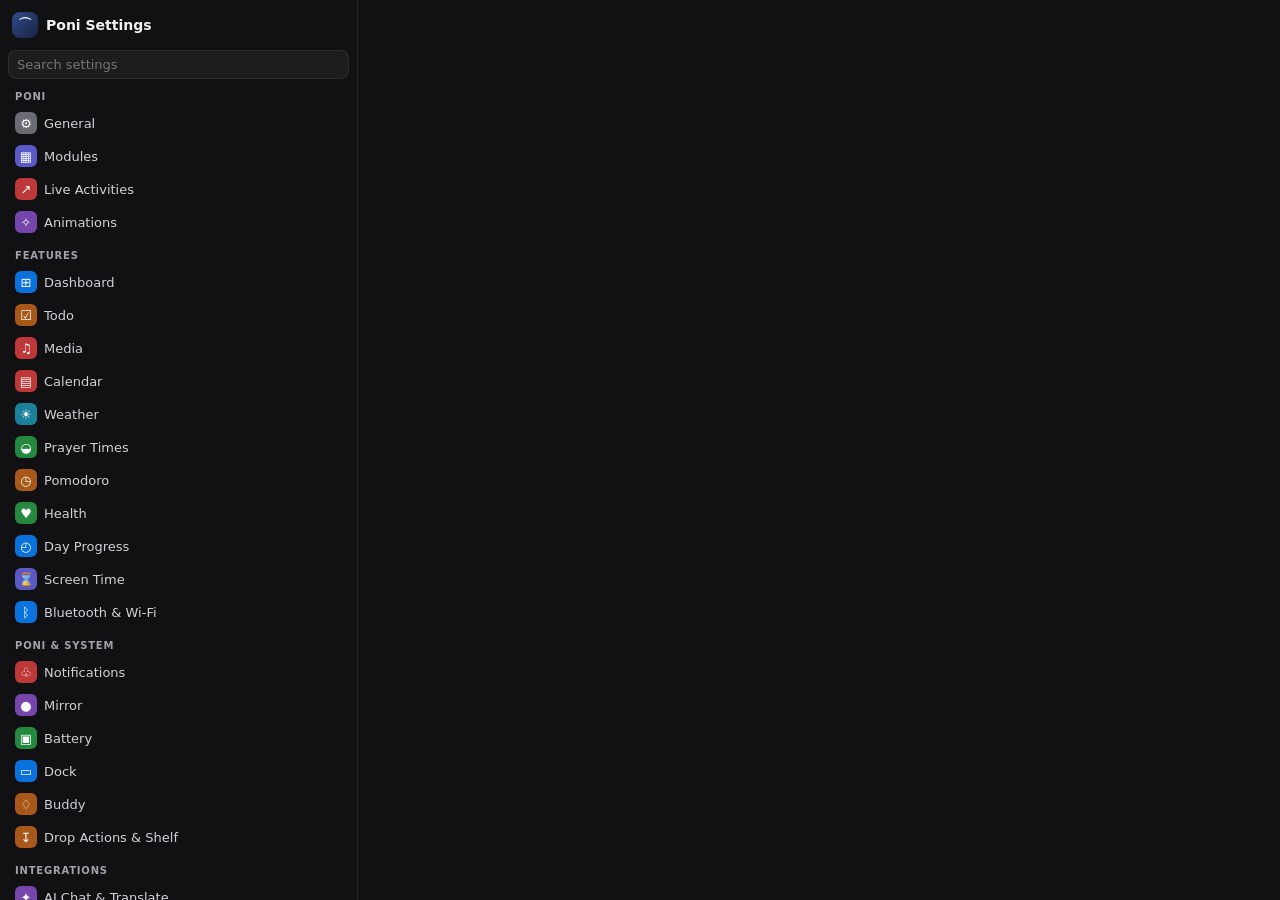
<file: poni/src/settings.html>
<!doctype html>
<html lang="en">
<head>
  <meta charset="utf-8">
  <meta name="viewport" content="width=device-width, initial-scale=1">
  <title>Poni Settings</title>
  <link rel="stylesheet" href="style.css">
  <link rel="stylesheet" href="settings.css">
  <script src="focus-synthesis.js" defer></script>
  <script src="focus-playback.js" defer></script>
  <script src="drop-catalog.js" defer></script>
  <script src="closed-display.js" defer></script>
  <script src="settings.js" defer></script>
  <script src="settings-window.js" defer></script>
</head>
<body class="settings-window">
  <section id="page-settings"></section>
</body>
</html>
</file>
<file: app/src/styles/base.css>
:root{--accent:#d6b77a;--accent-fade:rgba(214,183,122,.12);--panel:#111319;--line:#272931;--muted:#8f939f;--text:#f5f5f7}*{box-sizing:border-box}html,body{margin:0;padding:0;background:transparent;color:var(--text);font-family:Inter,'Segoe UI',Arial,sans-serif;-webkit-font-smoothing:antialiased;overflow:hidden}button,input,textarea{font:inherit}button{cursor:pointer}.notch{position:absolute;left:0;top:0;width:100%;height:100%;overflow:hidden;border:1px solid rgba(255,255,255,.12);background:#090a0d;border-radius:20px;box-shadow:0 16px 46px rgba(0,0,0,.55)}.collapsed{display:flex;width:100%;height:100%;padding:0 21px;align-items:center;gap:13px;cursor:pointer;user-select:none}.collapsed-label{font-size:12px;font-weight:500;letter-spacing:2.5px;white-space:nowrap}.collapsed-label b{color:var(--accent)}.signal{display:flex;gap:3px;align-items:center;height:14px}.signal span{width:3px;background:var(--accent);border-radius:5px;animation:pulse 1.2s ease-in-out infinite alternate}.signal span:nth-child(1){height:6px}.signal span:nth-child(2){height:13px;animation-delay:.25s}.signal span:nth-child(3){height:9px;animation-delay:.4s}#closed-clock{margin-left:auto;color:#b9bac2;font-size:12px;font-variant-numeric:tabular-nums}.expanded{display:flex;flex-direction:column;height:100%;background:radial-gradient(ellipse at 85% 0%,rgba(214,183,122,.07),transparent 45%),linear-gradient(130deg,#15161b,#0b0c10)}.expanded[hidden],.collapsed[hidden]{display:none}.topbar{display:flex;justify-content:space-between;align-items:center;padding:22px 28px 16px}.brand{display:flex;gap:12px;align-items:center}.brand-mark{display:grid;place-items:center;width:34px;height:34px;border-radius:11px;overflow:hidden;flex-shrink:0}.brand-mark img{width:34px;height:34px;display:block}.brand strong{font-size:14px;letter-spacing:.2px}.brand small{display:block;margin-top:4px;color:#767987;font-size:9px;font-weight:700;letter-spacing:1.8px}.top-actions{display:flex;gap:18px;align-items:center;color:#a1a3ad;font-size:11px}.icon-button{width:28px;height:28px;border:1px solid #3b3c43;border-radius:9px;color:#eee;background:#24252b}.tabs{display:flex;gap:7px;padding:0 28px 12px;border-bottom:1px solid var(--line)}.tab{border:0;background:transparent;color:#8b8d96;border-radius:9px;padding:8px 15px;font-size:12px}.tab.active{color:#f6f6f7;background:#26272b;box-shadow:inset 0 0 0 1px #33343a}.tab:hover{color:white;background:#1f2026}main{flex:1;min-height:0;padding:19px 28px}.panel{display:none;height:100%;animation:panel-in .2s ease}.panel.active{display:block}.eyebrow,.mini-label{font-size:10px;letter-spacing:1.7px;color:var(--accent);font-weight:800}.welcome{display:flex;align-items:center;justify-content:space-between}.welcome h1{font-size:25px;letter-spacing:-1.05px;margin:7px 0}.welcome h1 span{color:var(--accent)}.welcome p:not(.eyebrow){font-size:12px;color:var(--muted);margin:4px 0}.hero-time{font-size:34px;font-weight:250;letter-spacing:-1.1px;color:#e6e6e8;font-variant-numeric:tabular-nums}.home-grid{display:grid;grid-template-columns:repeat(3,minmax(0,1fr));gap:11px;margin-top:21px}.mini-card{border:1px solid #2d2e34;background:linear-gradient(140deg,rgba(255,255,255,.04),rgba(255,255,255,.015));border-radius:15px;min-height:105px;padding:15px}.mini-label{color:#a0a1ad}.mini-card b{display:block;font-size:28px;line-height:1.4}.mini-card small{color:#858793;font-size:10px}.focus-card{border-color:rgba(214,183,122,.24);background:linear-gradient(135deg,rgba(214,183,122,.12),rgba(214,183,122,.02))}.focus-card b{color:var(--accent);font-variant-numeric:tabular-nums}.text-button{background:none;border:0;color:var(--accent);font-size:11px;padding:0;text-align:left}.footnote{font-size:10px;color:#626570;margin-top:16px}.section-heading{display:flex;justify-content:space-between;align-items:center;margin-bottom:16px}.section-heading h2{font-size:20px;letter-spacing:-.5px;margin:0 0 4px}.section-heading p{font-size:11px;color:var(--muted);margin:0}.section-pill{font-size:9px;letter-spacing:1px;color:#b6a27c;border:1px solid #4b4233;background:rgba(214,183,122,.06);border-radius:30px;padding:6px 10px}.input-row{display:flex;gap:9px;margin-bottom:12px}input,textarea{background:#17191f;color:#fff;border:1px solid #33353d;border-radius:10px;padding:12px;outline:none}input:focus,textarea:focus{border-color:var(--accent)}.input-row input{flex:1}.primary{border:0;border-radius:10px;background:var(--accent);color:#1b1611;font-weight:750;padding:10px 15px}.secondary{border:1px solid #383a44;color:#dadbe2;border-radius:10px;background:#272932;padding:10px 15px}.list-scroll{height:185px;overflow-y:auto}.todo-item{display:flex;align-items:center;gap:12px;padding:11px 13px;margin-bottom:7px;background:#1a1b22;border:1px solid #2d2f36;border-radius:10px}.todo-item .title{flex:1;font-size:12px}.todo-item.done .title{text-decoration:line-through;color:#767883}.todo-item button{border:0;background:transparent;color:#a5a6b0}.todo-item .check{width:18px;height:18px;border:1px solid #6f6970;border-radius:5px}.todo-item.done .check{background:var(--accent);color:#24211d;border-color:var(--accent)}.empty{color:#8c8e99;padding:26px;text-align:center;font-size:12px}.note-layout{display:grid;grid-template-columns:205px 1fr;gap:13px;height:225px}.note-list{background:#15161b;border:1px solid #2b2c33;border-radius:12px;padding:6px;overflow-y:auto}.note-card{width:100%;text-align:left;background:transparent;border:0;color:#bfc1c9;padding:10px;border-radius:8px;font-size:12px;margin-bottom:2px}.note-card.selected{background:#313034;color:#fff}.note-card small{display:block;color:#7b7d88;margin-top:5px;white-space:nowrap;text-overflow:ellipsis;overflow:hidden}.note-editor{display:flex;flex-direction:column;gap:6px}.note-editor input{font-size:14px;font-weight:700;padding:9px 12px}.note-editor textarea{resize:none;flex:1;font-size:12px;line-height:1.5}.note-foot{display:flex;justify-content:space-between;align-items:center;color:#797d87;font-size:10px}.danger-link{border:0;color:#e49498;background:none;font-size:10px}.timer-layout{display:flex;align-items:center;gap:33px}.timer-ring{display:grid;place-items:center;width:194px;height:194px;border-radius:100%;background:conic-gradient(var(--accent) var(--timer-progress,100%),#35353d 0);box-shadow:0 0 35px rgba(214,183,122,.09)}.timer-ring-inner{display:flex;flex-direction:column;justify-content:center;align-items:center;width:174px;height:174px;background:#14151a;border-radius:100%}.timer-ring strong{font-size:42px;font-weight:300;letter-spacing:-1.2px;font-variant-numeric:tabular-nums}.timer-ring span{color:#8c909c;letter-spacing:1px;font-size:9px;margin-top:4px}.timer-controls{flex:1}.timer-controls p{color:#a8aab4;font-size:10px;letter-spacing:1.3px}.preset-row{display:flex;gap:7px;margin:10px 0 22px}.preset-row button{border:1px solid #383941;background:#222329;color:#a7a9b5;padding:9px 11px;border-radius:8px;font-size:12px}.preset-row button.selected{border-color:var(--accent);color:var(--accent)}.large{min-width:130px;margin-right:8px}.settings-row{display:flex;align-items:center;justify-content:space-between;border-bottom:1px solid #292b31;padding:15px 0}.settings-row b{display:block;font-size:12px;margin-bottom:5px}.settings-row small{color:#92939e;font-size:11px}.swatches{display:flex;gap:9px}.swatch{width:23px;height:23px;background:var(--swatch);border:2px solid transparent;border-radius:100%}.swatch.chosen{outline:2px solid white;outline-offset:2px}footer{display:flex;align-items:center;justify-content:space-between;border-top:1px solid var(--line);height:37px;padding:0 28px;color:#626772;font-size:9px;letter-spacing:1.2px}.live-dot{display:inline-block;background:#88cb9c;border-radius:100%;height:6px;width:6px;vertical-align:middle;margin-right:5px}#toast{position:fixed;bottom:10px;right:12px;max-width:320px;color:#fff;font-size:12px;background:#753d44;padding:10px 13px;border-radius:8px;display:none}#toast.visible{display:block}@keyframes pulse{to{height:3px}}@keyframes panel-in{from{opacity:.2;transform:translateY(6px)}to{opacity:1;transform:translateY(0)}}
/* Browser-only layout for preview without a Windows executable. */
body.preview{height:100vh;background:radial-gradient(circle at 50% 0,#33343e,#0c0e13 65%);display:flex;align-items:flex-start;justify-content:center;padding-top:45px}
body.preview .notch{position:relative;width:720px;height:430px;border-radius:22px;flex-shrink:0}

/* Phase 2 accessibility, editor and brand polish */
.icon-button.on{border-color:var(--accent);color:var(--accent);background:#29251f}.note-actions{display:flex;gap:13px;align-items:center}.toggle-label{display:flex;gap:8px;align-items:center;font-size:11px;color:#b4b6bf}.toggle-label input{accent-color:var(--accent);width:16px;height:16px}.remove-task{font-size:19px!important}.tab:focus-visible,button:focus-visible,.collapsed:focus-visible{outline:2px solid var(--accent);outline-offset:2px}.note-foot .text-button{font-size:10px}.settings-row:last-child{border-bottom:0}#toast{z-index:99}.note-layout{height:242px}.list-scroll{height:235px}body.preview .notch{width:760px;height:470px}body.preview{padding-top:32px}@media(prefers-reduced-motion:reduce){*,*::before,*::after{animation:none!important;transition:none!important}}

/* Allow every added settings row and the note editor to remain reachable. */
.panel.active{overflow-y:auto;overflow-x:hidden;scrollbar-width:thin;scrollbar-color:#4A453E transparent}.panel.active::-webkit-scrollbar{width:6px}.panel.active::-webkit-scrollbar-thumb{background:#4A453E;border-radius:9px}.panel.active::-webkit-scrollbar-track{background:transparent}

/* Phase 3: responsive seven-module navigation and local calendar. */
.tabs{overflow-x:auto;scrollbar-width:thin;scrollbar-color:#49434b transparent;white-space:nowrap;padding-bottom:10px;flex-shrink:0}
.tab{white-space:nowrap;padding:8px 12px;flex-shrink:0}
.home-upcoming{margin-top:12px;background:#1b1c23;border:1px solid #33343d;border-radius:12px;padding:11px 13px;display:flex;align-items:center;gap:15px}
.home-upcoming #next-event{color:#e1e0e4;font-size:12px;flex:1;overflow:hidden;text-overflow:ellipsis;white-space:nowrap}
.event-form{display:grid;grid-template-columns:1.4fr 1.25fr 1.1fr auto;gap:8px;align-items:stretch}
.event-form input,.event-form select{min-width:0;padding:10px 8px;font-size:11px;border:1px solid #373942;border-radius:9px;background:#17191f;color:#eee}
.event-form input[type=datetime-local]{color-scheme:dark}
.event-hint{color:#8e909b;font-size:10px;line-height:1.5;margin:10px 0}
.event-list{max-height:175px;overflow-y:auto;padding:2px 0}
.event-item{display:flex;gap:12px;align-items:center;padding:9px 12px;border:1px solid #353640;background:#1b1c23;border-radius:10px;margin:6px 0}
.event-date{min-width:115px;color:var(--accent);font-size:11px;font-variant-numeric:tabular-nums}
.event-info{flex:1;min-width:0;display:flex;flex-direction:column;gap:3px}
.event-info b{font-size:12px;overflow:hidden;text-overflow:ellipsis;white-space:nowrap}
.event-info small{font-size:10px;color:#898b97}
.event-item.past{opacity:.55}.event-item .remove-task{border:none;background:transparent;color:#d1a4a7}
.system-grid{display:grid;grid-template-columns:1fr 1fr;gap:14px;margin-top:17px}
.system-card{background:linear-gradient(130deg,#22232b,#15161b);border:1px solid #353641;border-radius:16px;padding:20px}
.system-card b{display:block;font-size:38px;font-weight:400;margin:13px 0;color:#f5f4f5;font-variant-numeric:tabular-nums}
.meter{height:7px;background:#383943;border-radius:20px;overflow:hidden}.meter span{display:block;background:var(--accent);width:0%;height:100%;transition:width .4s ease}
.system-detail{font-size:11px;color:#a2a4b0;margin-top:17px}
.backup-list{padding:8px 0;max-height:110px;overflow-y:auto}
.backup-entry{display:flex;justify-content:space-between;align-items:center;padding:7px 10px;margin-bottom:5px;border:1px solid #30323b;border-radius:9px;font-size:11px;color:#c1c2c9}
.backup-entry small{display:block;color:#838692;font-size:10px;margin-top:4px}
.backup-entry button{font-size:11px;padding:7px 10px}
#toast.info{background:#284e46;border:1px solid #567f71}
@media(max-width:650px){.event-form{grid-template-columns:1fr 1fr}.home-upcoming{flex-wrap:wrap}}

.event-edit-actions{height:10px;margin:0 0 2px}.event-edit-actions .text-button{font-size:10px}.event-edit-actions button[hidden]{display:none}body.preview #toast{bottom:auto;top:510px;right:calc(50% - 380px)}


/* Phase 4 — expanded modules, without external assets or UI frameworks */
.phase4-home{font-size:11px;color:#a4a6af;padding:9px 12px;margin-top:10px;background:#1b1c24;border:1px solid #33343d;border-radius:10px}
.phase4-home b{color:var(--accent);font-variant-numeric:tabular-nums;margin:0 9px 0 2px}
.module-list{overflow-y:auto;max-height:178px;scrollbar-width:thin}
.module-item{display:flex;align-items:center;gap:12px;border:1px solid #353640;background:#1b1c23;border-radius:11px;padding:11px 12px;margin:7px 0}
.module-info{display:flex;flex-direction:column;gap:4px;min-width:0;flex:1}
.module-info b,.link-open{font-weight:700;font-size:12px;color:#eee}
.module-info small,.link-subtitle{font-size:10px;color:#868997;overflow:hidden;text-overflow:ellipsis;white-space:nowrap}
.habit-check{border-radius:8px;border:1px solid #59505b;background:#202129;color:var(--accent);height:31px;width:31px;font-size:19px}
.module-item.done .habit-check{background:var(--accent);color:#151316}
.module-item .remove-task{border:0;background:transparent;color:#d8a3a5}
.link-open{background:transparent;border:0;padding:0;text-align:left;max-width:100%;white-space:nowrap;overflow:hidden;text-overflow:ellipsis}
.link-open:hover{color:var(--accent)}
.launch-grid{display:grid;grid-template-columns:repeat(5,minmax(0,1fr));gap:9px;margin-bottom:15px}
.launch-grid button{background:#22242c;border:1px solid #3b3d46;color:#e4e5ea;font-size:11px;padding:12px 4px;border-radius:11px}
.launch-grid button:hover{border-color:var(--accent)}
.link-form{display:grid;grid-template-columns:1fr 1.7fr auto;gap:8px}
.link-form input{min-width:0;font-size:11px;padding:10px}
.media-pad{display:flex;align-items:center;justify-content:center;gap:14px;margin:20px auto}
.media-pad button{width:64px;height:62px;background:#25252d;color:#fff;border:1px solid #41414a;border-radius:18px;font-size:25px}
.media-pad .media-primary{background:var(--accent);color:#191517;border-color:var(--accent)}
.volume-pad{display:flex;justify-content:center;gap:10px}
.volume-pad button{font-size:12px;padding:11px 18px;background:#22242a;border:1px solid #3a3b46;color:#e5e5e8;border-radius:10px}
.tools-grid{display:grid;grid-template-columns:repeat(2,minmax(0,1fr));gap:12px;padding-bottom:8px}
.tool-card{border:1px solid #363740;background:linear-gradient(150deg,#202129,#16171d);border-radius:13px;padding:13px;min-width:0}
.tool-card>b{font-size:12px;display:block}
.tool-card>p{font-size:10px;color:#9597a3;line-height:1.45}
.stopwatch-display{font-size:28px;font-weight:350;color:var(--accent);margin:14px 0;font-variant-numeric:tabular-nums}
.tool-actions{display:flex;gap:6px;margin-top:10px}
.tool-actions button{padding:8px;font-size:10px;white-space:nowrap}
.tool-actions input{min-width:0;width:100%;padding:8px;font-size:11px}
.tool-laps{max-height:44px;overflow-y:auto;display:flex;gap:8px;margin-top:6px;color:#9da0a9}
.tool-output{display:block;font-size:11px;color:#e8d5af;overflow-wrap:anywhere;padding:9px 0;min-height:25px}
.palette-overlay{position:absolute;z-index:20;inset:0;background:rgba(5,6,9,.78);padding:clamp(12px,7vh,36px) clamp(12px,8vw,60px);display:grid;place-items:center}
.palette-overlay[hidden]{display:none}
.palette-dialog{width:100%;max-width:490px;max-height:100%;min-height:0;overflow:auto;display:flex;flex-direction:column;background:linear-gradient(150deg,#27252b,#191b22 58%);border:1px solid #5a4d37;border-radius:16px;padding:clamp(12px,3vw,20px);box-shadow:0 16px 70px rgba(0,0,0,.7)}
.palette-heading{display:flex;align-items:center;justify-content:space-between;gap:10px;margin-bottom:12px}
.palette-heading .eyebrow{margin:0 0 4px}
.palette-heading h2{margin:0;font-size:20px;letter-spacing:-.4px}
.palette-dialog input{width:100%;min-width:0}
#palette-help,#palette-status{font-size:11px;color:var(--muted);margin:8px 0 0}
#palette-status{color:var(--text);margin-bottom:6px}
#palette-results{max-height:240px;min-height:min(72px,24vh);overflow-y:auto;overscroll-behavior:contain;scrollbar-width:thin}
.palette-option{display:flex;justify-content:space-between;align-items:center;gap:8px;width:100%;min-height:36px;border:1px solid transparent;border-radius:8px;background:transparent;color:var(--text);text-align:left;padding:8px 11px;font-size:12px}
.palette-option:hover,.palette-option:focus-visible{background:#3d3530;color:#f8e8c7;border-color:var(--accent);outline-offset:-2px}
.palette-current{color:inherit;border:1px solid currentColor;border-radius:20px;padding:1px 5px;font-size:9px}
.finder-button{display:flex;align-items:center;gap:6px;min-height:32px;padding:0 8px;border:1px solid #514735;border-radius:9px;color:#f0dfbe;background:#29251f;white-space:nowrap}
.finder-button:hover{border-color:var(--accent);background:#393027}
.finder-button kbd{font:inherit;font-size:9px;border:1px solid #6a5c43;border-radius:4px;padding:2px 4px;color:#e3d0ae}
@media(max-width:560px){.finder-button kbd{display:none}.palette-dialog{border-radius:12px}}
@media(max-width:380px){.finder-button span{position:absolute;width:1px;height:1px;overflow:hidden;clip-path:inset(50%)}.finder-button{justify-content:center;min-width:32px;padding:0}}
:root[data-ui-contrast="high"] :is(.finder-button,.palette-dialog,.palette-option:focus-visible){background:#08090b;color:#fff;border-color:#fff}
@media(max-width:660px){.launch-grid{grid-template-columns:repeat(3,1fr)}.link-form{grid-template-columns:1fr 1fr}.link-form button{grid-column:span 2}.tools-grid{grid-template-columns:1fr}}

/* Phase 5: evidence-driven parity modules, no copied Poni assets. */
.health-grid{display:grid;grid-template-columns:repeat(3,minmax(0,1fr));gap:10px}
.health-grid .system-card{padding:14px}.health-grid .system-card b{font-size:28px;margin:9px 0}
.health-grid .system-card button{font-size:10px;white-space:nowrap;padding:9px}
.day-progress-track{height:17px;border-radius:99px;border:1px solid #46404a;background:#24232b;overflow:hidden;margin:19px 0}
.day-progress-track span{display:block;height:100%;width:0;background:linear-gradient(90deg,#927f59,var(--accent));transition:width .2s}
.progress-caption{display:flex;justify-content:space-between;align-items:end;color:#9fa1ad;font-size:12px}
.progress-caption strong{font-size:36px;color:#eee;font-weight:400}
.day-summary{display:flex;justify-content:space-between;color:#adb0bb;font-size:12px;margin-bottom:13px}
.countdown-face{text-align:center;color:var(--accent);font-size:58px;font-weight:300;font-variant-numeric:tabular-nums;margin:13px 0}
.countdown-form{display:flex;align-items:center;gap:9px;margin:10px 0 18px;color:#a4a5af;font-size:12px}
.countdown-form input{width:85px;padding:10px}.countdown-form button{white-space:nowrap}
.countdown-presets,.countdown-editor .countdown-form{flex-wrap:wrap}
.countdown-editor{margin:12px 0 6px;padding:9px 12px;border:1px solid var(--line);border-radius:10px;color:var(--text);font-size:12px}
.countdown-editor summary{cursor:pointer}
.countdown-editor label{display:grid;gap:4px}
.countdown-editor .countdown-form{align-items:end;margin-bottom:4px}
.weather-current{border:1px solid #343740;background:#202128;border-radius:12px;padding:20px;color:#e7e4df;font-size:14px;min-height:70px}
.weather-days{display:flex;gap:10px;flex-wrap:wrap;margin-top:12px}
.weather-day{display:flex;flex-direction:column;gap:6px;min-width:110px;padding:11px;background:#25252e;border:1px solid #393941;border-radius:10px;color:#dcdde1;font-size:11px}
.weather-day small{color:#aba6a4}
.weather-details{display:grid;grid-template-columns:repeat(auto-fit,minmax(min(100%,92px),1fr));gap:6px;margin:8px 0 12px}
.weather-details div{min-width:0;padding:7px 8px;border:1px solid var(--line);border-radius:8px;background:rgba(255,255,255,.035)}
.weather-details dt{font-size:10px;color:var(--muted)}
.weather-details dd{font-size:12px;font-weight:650;margin:4px 0 0;overflow-wrap:anywhere}
#weather-forecast h3{margin:12px 0 0;color:var(--text);font-size:12px}
#weather-forecast .weather-days{margin-top:6px;gap:6px;display:grid;grid-template-columns:repeat(auto-fit,minmax(min(100%,122px),1fr))}
#weather-forecast .weather-day{min-width:0;padding:8px 9px;color:var(--text)}
#weather-forecast .weather-day small{color:var(--muted)}
#weather-locations[hidden]{display:none}
.weather-location{max-width:100%;font-size:12px;text-align:left;overflow-wrap:anywhere}
.flashcards-select{width:100%;padding:10px;border-radius:10px;background:#202127;color:#eee;border:1px solid #3a3b45}
.flashcard-face{display:grid;place-items:center;text-align:center;min-height:126px;padding:20px;border:1px solid #554a3c;background:linear-gradient(140deg,#28242a,#1e1e26);border-radius:14px;margin-top:13px;color:#e3d1ac;font-size:18px;overflow-wrap:anywhere}
@media(max-width:640px){.health-grid{grid-template-columns:1fr}.day-summary{flex-direction:column;gap:8px}.countdown-form{flex-wrap:wrap}}

/* Phase 18 workstream F — original WFS accessible task controls. */
.todo-entry { display: grid; gap: 9px; margin-bottom: 9px; }
.todo-entry .input-row { min-width: 0; }
.todo-option-fields { display: flex; flex-wrap: wrap; align-items: end; gap: 9px 14px; }
.todo-option-fields label, .todo-edit-form > label { display: grid; gap: 4px; font-size: 11px; color: var(--muted); min-width: 130px; }
.todo-option-fields label[hidden] { display: none; }
.todo-option-fields input, .todo-option-fields select, .todo-edit-form > label input {
  width: 100%; min-height: 35px; padding: 7px 10px; color: var(--text);
  background: #15171d; border: 1px solid rgba(214,183,122,.25); border-radius: 9px; color-scheme: dark;
}
.todo-edit-form:not([hidden]) { display: grid; gap: 10px; padding: 12px; margin: 8px 0 10px;
  border: 1px solid rgba(214,183,122,.26); border-radius: 14px; background: rgba(214,183,122,.05); }
.todo-edit-form[hidden] { display: none !important; }
.todo-edit-actions { display: flex; flex-wrap: wrap; align-items: center; gap: 8px; }
.todo-help { display: block; color: var(--muted); font-size: 11px; margin-bottom: 12px; line-height: 1.5; }
.todo-item { flex-wrap: wrap; gap: 7px; }
.todo-item .title { min-width: 125px; flex: 1 1 125px; overflow-wrap: anywhere; }
.todo-metadata { color: var(--accent); font-size: 10px; letter-spacing: .03em; flex: 0 1 auto; }
.todo-metadata.overdue { color: #ffc08a; }
.todo-snooze { max-width: 100%; color: var(--text); background: #24252c; border: 1px solid var(--line); border-radius: 7px; padding: 4px 7px; font-size: 11px; }
.todo-history { margin-top: 10px; font-size: 11px; color: var(--text); }
.todo-history summary { margin-bottom: 8px; cursor: pointer; }
.todo-history select { max-width: 100%; margin-inline-start: 6px; }
.todo-history ul { max-height: 150px; overflow: auto; padding: 0 4px; list-style: none; }
.todo-history li { display: flex; flex-wrap: wrap; align-items: center; gap: 6px 12px; margin-bottom: 4px; }
.todo-history li span { flex: 1 1 120px; min-width: 0; overflow-wrap: anywhere; }
.todo-history button { min-height: 30px; }
.todo-history :focus-visible { outline: 2px solid var(--accent); outline-offset: 2px; }
.todo-edit-button { min-height: 30px; }
.todo-entry :focus-visible, .todo-edit-form :focus-visible, .todo-edit-button:focus-visible {
  outline: 2px solid var(--accent); outline-offset: 2px;
}
@media (max-width: 520px) {
  .todo-option-fields label { flex: 1 1 100%; }
  .todo-item .title { flex-basis: calc(100% - 58px); }
}

/* Phase23F — bounded local Notes tags. */
.note-search-row{display:flex;flex-wrap:wrap;gap:8px;margin-bottom:8px}.note-search-row input{flex:1;min-width:145px}.note-search-row select{min-width:95px;max-width:150px;border:1px solid #383a44;border-radius:9px;background:#1a1c23;color:var(--text);padding:8px;font:inherit;font-size:11px}.note-tags-label{color:var(--muted);font-size:10px}.note-editor #note-tags{font-size:11px;font-weight:400;padding:6px 10px}.note-tag-chips{color:var(--accent)!important;white-space:normal!important;overflow-wrap:anywhere}.note-search-row select:focus-visible,.note-editor #note-tags:focus-visible{outline:2px solid var(--accent);outline-offset:2px}
</file>
<file: app/src/styles/calendar.css>
/* Feature parity tranche: calendar month grid, ICS interchange and live note search. */
.note-search-row { margin: 8px 0 12px; }
.note-search-row input { width: 100%; padding: 9px 12px; border-radius: 11px; }
.calendar-toolbar { display: flex; gap: 10px; align-items: center; flex-wrap: wrap; margin: 12px 0 8px; }
.calendar-toolbar strong { min-width: 140px; font-size: .95rem; letter-spacing: .02em; }
.calendar-toolbar button { min-height: 32px; }
.calendar-weekdays, .calendar-month-grid { display: grid; grid-template-columns: repeat(7, minmax(0, 1fr)); gap: 5px; }
.calendar-weekdays { text-align: center; font-size: .70rem; opacity: .70; margin-bottom: 5px; }
.calendar-month-grid { margin-bottom: 15px; }
.calendar-blank { min-height: 42px; }
.calendar-day { border-radius: 10px; min-height: 42px; padding: 4px; background: rgba(255,255,255,.035); border: 1px solid rgba(255,255,255,.06); color: inherit; position: relative; font: inherit; display: flex; align-items: center; justify-content: center; gap: 4px; cursor: pointer; }
.calendar-day:hover, .calendar-day:focus-visible { background: rgba(214,183,122,.13); outline-offset: 2px; }
.calendar-day.today { border-color: var(--accent, #d6b77a); }
.calendar-day.selected { box-shadow: inset 0 0 0 2px var(--accent, #d6b77a); }
.calendar-day.has-event small { font-size: .65rem; background: var(--accent, #d6b77a); color: #121318; padding: 1px 5px; border-radius: 99px; font-weight: 700; }
.ics-box { border: 1px solid rgba(214,183,122,.24); border-radius: 13px; padding: 9px 12px; margin: 10px 0; }
.ics-box summary { cursor: pointer; font-weight: 600; }
#ics-cancellation-preview { max-height: 110px; overflow: auto; margin: 6px 0; padding-inline-start: 22px; color: var(--text); font-size: 12px; overflow-wrap: anywhere; }
#ics-cancellation-preview li { padding-block: 3px; }
.shift-review { max-height: 10rem; overflow: auto; padding-inline-start: 1.5rem; }
.shift-review li { padding-block: .25rem; overflow-wrap: anywhere; }
.shift-review li small { display: block; color: var(--muted); }
.ics-box textarea { box-sizing: border-box; display: block; width: 100%; min-height: 85px; resize: vertical; margin: 9px 0; border-radius: 8px; padding: 10px; font-family: ui-monospace, Consolas, monospace; font-size: 11px; }
.ics-box small { color: #c8c8d2; display: block; padding: 5px 0; }
@media (max-width: 560px) { .calendar-day { min-height: 34px; font-size: .77rem; } .calendar-day.has-event small { padding: 0 3px; } .calendar-toolbar { gap: 6px; } .calendar-blank { min-height: 34px; } }

/* Phase 15: accessible date-only editor; hidden state must override grid display. */
.event-all-day-option { display: flex; align-items: center; gap: 7px; width: 100%; font-size: .82rem; }
.event-all-day-option input { flex: 0 0 auto; }
.event-all-day-range { display: grid; grid-template-columns: auto minmax(0,1fr); align-items: center; gap: 7px; width: 100%; }
.event-all-day-range input { min-width: 0; width: 100%; border-radius: 8px; padding: 7px; }
.event-all-day-range label { font-size: .76rem; }
.event-all-day-range[hidden], #event-time[hidden] { display: none !important; }
.event-item .text-button { min-width: 0; overflow-wrap: anywhere; }
@media (max-width: 560px) { .event-all-day-range { grid-template-columns: 1fr; } }

/* Phase 16: optional timed range and private event description. */
#event-end-time[hidden], #event-end-time-label[hidden] { display: none !important; }
#event-end-time { min-width: 0; width: 100%; }
#event-description { box-sizing: border-box; width: 100%; min-height: 52px; resize: vertical; padding: 8px 10px; border-radius: 9px; font: inherit; }
.calendar-field-label { display: block; font-size: .76rem; line-height: 1.4; }
#ics-clear-cancellations { font-size: .75rem; line-height: 1.35; text-align: left; min-height: 34px; }

/* Phase 22A: explicit, one-time safe series day shift with preview and consent. */
.series-shift-panel { border: 1px solid rgba(214,183,122,.34); border-radius: 13px;
  margin: 9px 0 13px; padding: 12px; background: rgba(214,183,122,.055);
  display: grid; gap: 9px; }
.series-shift-panel[hidden] { display: none !important; }
.series-shift-panel strong { color: var(--accent,#d6b77a); font-size: .86rem; }
.series-shift-panel p, #calendar-shift-status, #calendar-shift-mode-hint { margin: 0; font-size: .75rem;
  line-height: 1.55; color: var(--muted,#c8c8d2); }
.series-shift-controls { display: flex; flex-wrap: wrap; align-items: end; gap: 9px; }
.series-shift-controls label { display: grid; gap: 4px; min-width: 130px; font-size: .72rem; }
#calendar-shift-days { max-width: 130px; }
#calendar-shift-days, #calendar-shift-mode { width: 100%; box-sizing: border-box;
  background: #15171d; color: var(--text,#eee); border: 1px solid rgba(214,183,122,.25);
  border-radius: 8px; padding: 8px; color-scheme: dark; }
.series-shift-controls button { min-height: 34px; }
.series-shift-controls :focus-visible { outline: 2px solid var(--accent,#d6b77a); outline-offset: 2px; }
@media (max-width: 560px) { .series-shift-controls { align-items: stretch; } }
</file>
<file: app/src/styles/system.css>
/* Native read-only Windows disk/network details */
.system-detail-columns { display:grid; grid-template-columns: repeat(2, minmax(0,1fr)); gap:14px; margin-top:16px; }
.system-detail-columns section { min-width:0; border-radius:13px; padding:13px; border:1px solid rgba(255,255,255,.09); background:rgba(255,255,255,.03); }
.system-detail-columns h3 { font-size:.82rem; font-weight:650; margin:0 0 12px; }
.detail-row { padding:8px 0; border-bottom:1px solid rgba(255,255,255,.05); }
.detail-row:last-child { border-bottom:none; }
.detail-label { display:grid; gap:4px; min-width:0; }
.detail-label b { font-weight:600; font-size:.78rem; overflow-wrap:anywhere; }
.detail-label small { color:#aab0bc; font-size:.68rem; overflow-wrap:anywhere; }
.detail-meter { height:5px; background:rgba(255,255,255,.10); border-radius:6px; margin-top:8px; overflow:hidden; }
.detail-meter span { display:block; height:100%; background:var(--accent,#d6b77a); border-radius:6px; }
@media (max-width:650px) { .system-detail-columns { grid-template-columns:1fr; } }
</file>
<file: app/src/styles/media.css>
.now-playing {background:linear-gradient(135deg,rgba(214,183,122,.12),rgba(255,255,255,.025));border:1px solid rgba(214,183,122,.25);border-radius:16px;padding:16px;margin-bottom:16px;display:grid;gap:7px;}
.now-playing-overline {font-size:.66rem;letter-spacing:.12em;color:#c7b68e;font-weight:700;}
.now-playing strong {font-size:1.2rem;line-height:1.4;overflow-wrap:anywhere;}
.now-playing #media-track-artist {font-size:.88rem;opacity:.87;overflow-wrap:anywhere;}
.now-playing #media-track-source {color:#aeb1ba;overflow-wrap:anywhere;}
.media-progress {height:5px;border-radius:9px;overflow:hidden;background:rgba(255,255,255,.11);margin-top:8px;}
.media-progress>span {display:block;background:var(--accent,#d6b77a);height:100%;width:0%;transition:width .4s linear;}
.media-time {display:flex;justify-content:space-between;gap:10px;font-size:.75rem;color:#d7d5d1;}
.now-playing button {justify-self:start;}

.selected-player {padding:12px 14px;margin:10px 0 16px;border-radius:13px;border:1px solid rgba(214,183,122,.22);background:rgba(255,255,255,.027);display:grid;gap:9px}
.selected-player label {font-size:.77rem;font-weight:650;color:#e7dbbd}
.selected-player select {border-radius:9px;border:1px solid rgba(255,255,255,.16);background:#17191e;color:#f5f0e9;padding:9px 11px;min-width:0;width:100%}
.selected-player-actions {display:flex;flex-wrap:wrap;gap:8px}
.selected-player-actions button {flex:1;min-height:36px;white-space:nowrap}
.selected-player #media-player-status {margin:0}
.privacy-settings {border-radius:13px;border:1px solid rgba(214,183,122,.2);background:rgba(214,183,122,.045);padding:12px;margin:12px 0 16px}
.privacy-settings .settings-row {margin-bottom:9px}
.privacy-settings #notification-test {min-height:34px}
.privacy-settings #notification-status {margin-top:10px}

.now-playing {position:relative;min-height:142px}
.now-playing.has-art {padding-left:108px}
#media-artwork {position:absolute;left:15px;top:18px;width:78px;height:78px;object-fit:cover;border-radius:13px;background:#111318;box-shadow:0 8px 25px rgba(0,0,0,.25);border:1px solid rgba(214,183,122,.26)}
#media-artwork[hidden] {display:none}
@media (max-width:540px) {.now-playing.has-art {padding-left:95px} #media-artwork {width:65px;height:65px;left:14px;top:18px}}
</file>
<file: app/src/styles/refinements.css>
/* WFS Notch v0.8 | original frosted-metal desktop refinement.
   Additive layer over styles.css; intentionally retains module layout and keyboard focus. */
:root {
  --surface-glass:rgba(24,25,31,.96);
  --edge-gold:rgba(214,183,122,.30);
  --edge-cool:rgba(255,255,255,.075);
  --motion-quick:160ms;
  --motion-normal:240ms;
}
html,body {scrollbar-color:rgba(180,168,148,.5) transparent;overscroll-behavior:none}
.notch {
  isolation:isolate;
  border:1px solid var(--edge-cool);
  background:linear-gradient(145deg,#171920 0%,#090a0e 67%,#111318 100%);
  box-shadow:0 22px 60px rgba(0,0,0,.55),0 1px 0 rgba(255,255,255,.09) inset,0 -1px 0 rgba(0,0,0,.8) inset;
  transition:border-color var(--motion-normal) ease,box-shadow var(--motion-normal) ease;
}
.notch:hover {border-color:rgba(214,183,122,.21)}
.collapsed {position:relative;z-index:1;background:linear-gradient(100deg,rgba(12,13,16,.80),rgba(28,29,34,.74) 40%,rgba(12,13,16,.82));}
.collapsed::after {content:"";position:absolute;inset:0;z-index:-1;pointer-events:none;background:radial-gradient(ellipse at 50% 0%,rgba(214,183,122,.15),transparent 75%);}
.collapsed:hover .collapsed-label {color:#fff}
.collapsed-label {font-weight:650;transition:color var(--motion-quick) ease;letter-spacing:2px}
.signal span {box-shadow:0 0 8px rgba(214,183,122,.18)}
#closed-clock {font-weight:600;letter-spacing:.6px}
.expanded {position:relative;z-index:1;background:radial-gradient(ellipse at 50% -15%,rgba(214,183,122,.10),transparent 48%),linear-gradient(138deg,#1a1c23,#0d0e13 64%,#101116);}
.topbar {padding-top:19px;padding-bottom:15px;background:linear-gradient(180deg,rgba(255,255,255,.027),transparent);min-height:73px}
.brand {min-width:0}
.brand-mark {background:radial-gradient(circle,rgba(214,183,122,.08),transparent);box-shadow:0 1px 0 rgba(255,255,255,.10) inset}
.brand strong {font-weight:720;color:#fff;letter-spacing:.12px}
.brand small {color:#a39b8b}
.icon-button {
  border:1px solid rgba(255,255,255,.14);
  background:linear-gradient(150deg,rgba(255,255,255,.10),rgba(255,255,255,.02));
  box-shadow:0 2px 8px rgba(0,0,0,.15);
  transition:background var(--motion-quick) ease,border-color var(--motion-quick) ease,transform var(--motion-quick) ease;
}
.icon-button:hover {border-color:var(--edge-gold);background:rgba(214,183,122,.10);transform:translateY(-1px)}
.tabs {gap:5px;scroll-padding:18px;overscroll-behavior-x:contain;box-shadow:0 1px 0 rgba(0,0,0,.40);background:rgba(7,8,11,.22);padding-bottom:9px}
.tabs .tab {
  flex-shrink:0;white-space:nowrap;border:1px solid transparent;
  border-radius:10px;font-weight:580;
  transition:color var(--motion-quick) ease,background var(--motion-quick) ease,border-color var(--motion-quick) ease;
}
.tabs .tab.active {
  color:#f5e6c7;
  border-color:rgba(214,183,122,.20);
  background:linear-gradient(140deg,rgba(214,183,122,.17),rgba(214,183,122,.035));
  box-shadow:0 2px 8px rgba(0,0,0,.12);
}
.tabs .tab:not(.active):hover {color:#e5e0d6;background:rgba(255,255,255,.065)}
button:focus-visible, .collapsed:focus-visible, summary:focus-visible, input:focus-visible, textarea:focus-visible, select:focus-visible {
  outline:2px solid var(--accent,#d6b77a);
  outline-offset:2px;
}
button:disabled {cursor:not-allowed;opacity:.5}
main {min-height:0}
.panel.active {scrollbar-color:rgba(214,183,122,.39) transparent;overscroll-behavior:contain;}
.welcome h1 {line-height:1.1;font-weight:750;letter-spacing:-.95px}
.hero-time {font-weight:440}
.mini-card {
  background:linear-gradient(145deg,rgba(255,255,255,.055),rgba(255,255,255,.012) 70%);
  border-color:rgba(255,255,255,.095);
  box-shadow:0 1px 0 rgba(255,255,255,.03) inset;
  transition:transform var(--motion-normal) ease,border-color var(--motion-normal) ease,box-shadow var(--motion-normal) ease;
}
.mini-card:hover {transform:translateY(-2px);border-color:rgba(214,183,122,.20);box-shadow:0 7px 22px rgba(0,0,0,.15)}
.focus-card {background:linear-gradient(130deg,rgba(214,183,122,.13),rgba(214,183,122,.025))}
.primary {background:linear-gradient(145deg,#e4cfa4,var(--accent));box-shadow:0 3px 10px rgba(0,0,0,.15)}
.primary:hover {filter:brightness(1.07)}
.secondary:hover {border-color:var(--edge-gold);background:#302f34}
.text-button:hover {filter:brightness(1.12);text-decoration:underline;text-underline-offset:3px}
.media-pad {flex-wrap:wrap}
.media-pad button {transition:transform var(--motion-quick) ease,background var(--motion-quick) ease,border-color var(--motion-quick) ease}
.media-pad button:hover {border-color:var(--edge-gold);transform:translateY(-2px)}
.media-pad .media-primary {background:linear-gradient(150deg,#e6cfa0,var(--accent))}
.volume-pad {flex-wrap:wrap}
.volume-pad button {min-height:38px;transition:background var(--motion-quick) ease}
.volume-pad button:hover {background:#35343a}
input,textarea {transition:border-color var(--motion-quick) ease,box-shadow var(--motion-quick) ease}
input:focus-visible,textarea:focus-visible {box-shadow:0 0 0 3px rgba(214,183,122,.09)}
footer {background:rgba(8,9,11,.37)}
@media (prefers-reduced-motion:reduce) {
  *,*::before,*::after {animation-duration:.01ms!important;animation-iteration-count:1!important;scroll-behavior:auto!important;transition-duration:.01ms!important}
}
@media (max-width:560px) {
  .topbar {padding:14px 17px 11px;min-height:65px}
  .tabs {padding-left:15px;padding-right:15px}
  main {padding:13px 17px}
  .brand small {letter-spacing:1.1px}
  .top-actions {gap:9px}
  .welcome {align-items:flex-start;gap:7px}
  .welcome h1 {font-size:20px}
  .hero-time {font-size:26px}
  .home-grid {gap:6px}
  .mini-card {padding:10px}
  .mini-card b {font-size:22px}
  .media-pad button {width:52px;height:52px;font-size:22px}
}

/* Phase 12: small viewports, keyboard and motion-safe panel transitions. */
body.preview {padding-top:clamp(0px,(100vh - 470px) / 2,32px)}
body.preview .notch {width:min(760px,100vw);height:min(470px,100vh)}
body.preview .notch:has(.expanded[hidden]) {width:min(248px,100vw);height:42px}
body.preview #toast {top:auto;bottom:10px;right:max(10px,calc((100vw - 760px) / 2 + 10px));max-width:min(320px,calc(100vw - 20px))}
.tabs {overflow-x:auto;overflow-y:hidden;scrollbar-width:thin;}
main {min-width:0;}
.panel.active {overflow-x:hidden;overflow-y:auto;padding-right:4px;}
.focus-cycle-card{margin:12px 0 4px;border:1px solid var(--line);border-radius:12px;padding:9px 12px;background:rgba(255,255,255,.035)}
.focus-cycle-card .toggle-label{font-weight:650;color:var(--text);width:fit-content}
.focus-cycle-card small,.focus-cycle-card p{font-size:11px;color:var(--muted);margin:4px 0 0;line-height:1.4}
.focus-cycle-card p{color:var(--text)}
.timer-ring[data-phase="short_break"]{background:conic-gradient(#85c9a7 var(--timer-progress,100%),#35353d 0)}
.timer-ring[data-phase="long_break"]{background:conic-gradient(#91bfe9 var(--timer-progress,100%),#35353d 0)}
.expanded:not([hidden]) {animation:wfs-open 190ms cubic-bezier(.22,1,.36,1) both;}
.collapsed:not([hidden]) {animation:wfs-close 150ms ease-out both;}
@keyframes wfs-open {from{opacity:.86;transform:translateY(-5px) scale(.993)}to{opacity:1;transform:none}}
@keyframes wfs-close {from{opacity:.84;transform:translateY(3px)}to{opacity:1;transform:none}}
@media (max-width:560px) {
 .topbar {min-width:0}
 .top-actions #current-date {display:none}
 .home-grid {grid-template-columns:repeat(3,minmax(0,1fr))}
 .section-heading {gap:8px}
 .settings-row {gap:8px}
 .privacy-settings button {max-width:100%;white-space:normal}
}

/* Phase 26E: opt-in visual density, contrast and motion. All modules share the same root. */
:root[data-ui-density="compact"] .topbar{padding-top:11px;padding-bottom:9px;min-height:57px}
:root[data-ui-density="compact"] .tabs{padding-bottom:6px;gap:3px}
:root[data-ui-density="compact"] .tabs .tab{padding:7px 10px;min-height:34px}
:root[data-ui-density="compact"] main{padding-top:11px;padding-bottom:10px}
:root[data-ui-density="compact"] .section-heading{margin-bottom:9px}
:root[data-ui-density="compact"] .mini-card{min-height:84px;padding:11px}
:root[data-ui-density="compact"] .home-grid{gap:7px;margin-top:12px}
:root[data-ui-density="compact"] .todo-item{padding:7px 9px;gap:8px}
:root[data-ui-density="compact"] .note-layout{height:245px;gap:9px}
:root[data-ui-density="compact"] .note-card{padding:7px 9px}
:root[data-ui-density="compact"] .settings-row{padding-top:8px;padding-bottom:8px}
:root[data-ui-density="compact"] .system-card,
:root[data-ui-density="compact"] .tool-card{padding:10px}
:root[data-ui-density="compact"] .health-grid,
:root[data-ui-density="compact"] .tools-grid{gap:8px}
:root[data-ui-density="compact"] .event-item,
:root[data-ui-density="compact"] .module-item{padding-top:7px;padding-bottom:7px}
:root[data-ui-density="compact"] .primary,
:root[data-ui-density="compact"] .secondary{min-height:34px}
:root[data-ui-contrast="high"]{--muted:#d4d7e0;--line:#868b9c;--text:#fff}
:root[data-ui-contrast="high"] .expanded{background:#08090e}
:root[data-ui-contrast="high"] .mini-card,
:root[data-ui-contrast="high"] .system-card,
:root[data-ui-contrast="high"] .tool-card,
:root[data-ui-contrast="high"] .todo-item,
:root[data-ui-contrast="high"] .note-list,
:root[data-ui-contrast="high"] .settings-row{border-color:#818898;background-color:#171923}
:root[data-ui-contrast="high"] .tab:not(.active),
:root[data-ui-contrast="high"] .note-card,
:root[data-ui-contrast="high"] .settings-row small,
:root[data-ui-contrast="high"] .section-heading p{color:#e4e6ec}
:root[data-ui-contrast="high"] input,
:root[data-ui-contrast="high"] textarea,
:root[data-ui-contrast="high"] select,
:root[data-ui-contrast="high"] .secondary{border-color:#a8acb9;color:#fff}
:root[data-ui-contrast="high"] :is(button,input,textarea,select,.collapsed):focus-visible{outline:3px solid #fff;outline-offset:2px}
:root[data-ui-motion="reduced"] *, :root[data-ui-motion="reduced"] *::before,
:root[data-ui-motion="reduced"] *::after{animation-duration:.01ms!important;animation-iteration-count:1!important;transition-duration:.01ms!important;scroll-behavior:auto!important}
.appearance-choice select{width:min(150px,100%);background:#1b1d25;color:var(--text);border:1px solid #6f7180;border-radius:9px;padding:8px}
.sr-only{position:absolute;width:1px;height:1px;clip:rect(0,0,0,0);overflow:hidden;white-space:nowrap}
@media(max-width:560px){
 :root[data-ui-density="compact"] main{padding:9px 14px}
 :root[data-ui-density="compact"] .topbar{padding:11px 14px}
 .appearance-choice select{max-width:100%}
}

/* Phase28A — explicit note revision conflict recovery, no silent overwrite. */
.note-conflict:not([hidden]){display:grid;gap:7px;padding:11px;border:1px solid #bd955b;border-radius:10px;background:#30251c;color:#fff}
.note-conflict p{font-size:11px;line-height:1.5;margin:0;color:#f5e6d1}
.note-conflict .note-actions{flex-wrap:wrap;gap:7px}
.note-conflict button{white-space:normal;min-height:34px}
.note-conflict[hidden]{display:none!important}
@media(max-width:560px){.note-conflict .note-actions{flex-direction:column;align-items:stretch}}

/* Phase28A2: native/preview Notes JSON transfer, compact accessible disclosure. */
.notes-transfer{border-top:1px solid var(--line);padding:11px 0;margin-top:8px}
.notes-transfer summary{cursor:pointer;color:var(--accent);font-size:12px;font-weight:650;min-height:30px}
.notes-transfer textarea{display:block;width:100%;min-height:88px;max-height:180px;resize:vertical;margin:8px 0 12px;font:11px/1.5 ui-monospace,Consolas,monospace}
.notes-transfer-actions{display:flex;flex-wrap:wrap;gap:8px;margin:8px 0}
.notes-transfer .event-hint{display:block;line-height:1.5}
.notes-transfer [role="status"]{display:block;margin-top:8px;overflow-wrap:anywhere;color:#d9d1bd}
</file>
<file: app/src/styles/displays.css>
/* Native multi-monitor controls (no browser simulated hardware) */
.display-options {
  border: 1px solid rgba(214,183,122,.23);
  border-radius: 13px;
  background: linear-gradient(125deg,rgba(214,183,122,.075),rgba(255,255,255,.01));
  padding: 12px;
  margin: 10px 0 13px;
}
.display-options .settings-row {margin: 0 0 10px;}
.display-options .settings-row .secondary {white-space: nowrap;min-height: 32px}
.display-inputs {display: grid;grid-template-columns: minmax(0,1fr) 128px auto;gap: 9px;align-items:end;}
.display-inputs label {display:grid;gap:6px;font-size:11px;color:#c5c7d0;min-width:0;}
.display-inputs input,.display-inputs select {
  background:#18191f;
  border:1px solid #3d3e46;
  border-radius:9px;
  color:#f3f2f1;
  width:100%;
  min-width:0;
  padding:9px 10px;
  font:inherit;
}
.display-inputs .primary {min-height: 36px;white-space:nowrap}
#display-status {margin:10px 0 0;line-height:1.5;white-space:normal;overflow-wrap:anywhere;}
#display-status.error {color:#ffb0a5}
@media(max-width:700px) {
  .display-inputs {grid-template-columns:minmax(0,1fr) 112px}
  .display-inputs .primary {grid-column:1/-1}
}
</file>
<file: app/src/styles/worldclock.css>
.worldclock-add, .worldclock-plan { display:flex; flex-wrap:wrap; align-items:end; gap:8px; margin:12px 0; }
.worldclock-add label, .worldclock-plan label { display:grid; gap:4px; color:var(--muted); font-size:11px; }
.worldclock-add input, .worldclock-plan input { min-width:0; width:155px; padding:8px; border:1px solid var(--line); border-radius:8px; background:#1a1c23; color:var(--text); }
.worldclock-list { display:grid; gap:8px; }
.worldclock-row { display:flex; flex-wrap:wrap; align-items:center; justify-content:space-between; gap:8px; padding:10px; border:1px solid var(--line); border-radius:10px; background:var(--panel); }
.worldclock-row strong, .worldclock-row small { display:block; }
.worldclock-row small { color:var(--muted); margin-top:3px; }
.worldclock-row time { font-variant-numeric:tabular-nums; }
.worldclock-actions { display:flex; gap:4px; }
.worldclock-actions button { padding:5px 7px; }
</file>
<file: poni/src/eye-break.css>
html, body {
  height: 100%;
  margin: 0;
  color: #fff;
  font-family: "Segoe UI Variable Display", "Segoe UI", system-ui, sans-serif;
  user-select: none;
}

main {
  min-height: 100%;
  box-sizing: border-box;
  padding: 24px;
  display: flex;
  flex-direction: column;
  align-items: center;
  justify-content: center;
  gap: 18px;
  text-align: center;
  background: radial-gradient(circle at 50% 40%, rgba(20, 30, 50, .86), rgba(0, 0, 0, .94));
  animation: appear .6s ease;
}

@keyframes appear { from { opacity: 0; } }
@keyframes blink { 0%, 92%, 100% { transform: scaleY(1); } 95% { transform: scaleY(.1); } }

.eye {
  display: grid;
  place-items: center;
  width: 64px;
  height: 38px;
  border-radius: 48% 48% 46% 46%;
  background: #ffd60a;
  animation: blink 4s infinite;
}

.eye::before {
  content: "";
  width: 24px;
  height: 24px;
  border-radius: 50%;
  background: #161a26;
}

h1 { margin: 0; font-size: 34px; letter-spacing: -.5px; }
p { margin: 0; color: #aeaeb2; font-size: 16px; }
output { font-size: 64px; font-weight: 700; font-variant-numeric: tabular-nums; }
button {
  margin-top: 10px;
  padding: 9px 22px;
  border: 0;
  border-radius: 20px;
  background: rgba(255, 255, 255, .12);
  color: #fff;
  font: inherit;
  font-size: 14px;
  cursor: pointer;
}
button:hover { background: rgba(255, 255, 255, .2); }
button:focus-visible { outline: 2px solid #ffd60a; outline-offset: 4px; }

@media (prefers-reduced-motion: reduce) {
  main, .eye { animation: none; }
}
</file>
<file: poni/src/style.css>
:root { color-scheme: dark; font-family: 'Segoe UI', sans-serif; }
* { box-sizing: border-box; }
html, body { margin: 0; height: 100%; background: transparent; color: #f5f5f7; }
button, input, textarea, select { font: inherit; }
button { color: inherit; cursor: pointer; }
[hidden] { display: none !important; }
.surface { position: absolute; inset: 0; }
@media (max-height: 12px) {
  #closed { height: 100%; border-radius: 0 0 8px 8px; }
  #closed > * { visibility: hidden; }
}
.closed { display: flex; align-items: center; justify-content: center; width: min(100%, var(--notch-width, 200px)); height: min(100%, var(--notch-height, 32px)); margin: 0 auto; padding-inline: 12px; border: 0; border-radius: 0 0 17px 17px; background: #000; opacity: var(--notch-opacity, 1); }
.closed:hover, .closed:focus-visible { opacity: 1; }
.closed { position: relative; }
.battery-indicator { display: inline-flex; align-items: center; gap: 4px; font-size: 10px; font-variant-numeric: tabular-nums; color: #f2f2f5; }
.battery-plugged { color: #30d158; }
.battery-low { color: #ff453a; }
.battery-saver:not(.battery-low) { color: #ffd60a; }
.closed-clock { flex: none; display: inline-flex; align-items: baseline; gap: 6px; white-space: nowrap; font-size: var(--clock-size, 12px); font-variant-numeric: tabular-nums; font-weight: 600; }
.closed-clock #closed-day { color: #b5b5bd; font-weight: 500; }
.closed.clock-bold .closed-clock { font-weight: 750; }
.closed.clock-bold #closed-day { font-weight: 700; }
.closed-slot { display: flex; align-items: center; justify-content: center; position: absolute; inset-block: 0; width: max-content; min-width: var(--slot-width, 0px); max-width: 112px; padding-inline: 5px; font-size: 11px; font-variant-numeric: tabular-nums; }
#closed-slot-left { left: 8px; }
#closed-slot-right { right: 8px; }
.closed-slot-value { white-space: nowrap; text-overflow: ellipsis; overflow: hidden; }
.closed-slot[data-kind="net"] .closed-slot-value { white-space: pre; line-height: 11px; }
.closed-slot[data-kind="battery"] .closed-slot-value, .closed-slot:not([data-kind="battery"]) .battery-indicator { display: none; }
#closed-greeting { display: flex; align-items: baseline; gap: 5px; font-size: 12px; font-weight: 600; min-width: 0; white-space: nowrap; }
#greeting-symbol { color: var(--greeting-color); }
#greeting-text { overflow: hidden; text-overflow: ellipsis; }
#greeting-day { color: #b7b7bf; flex: none; }
.battery-icon { position: relative; display: block; width: 18px; height: 9px; border: 1px solid currentColor; border-radius: 3px; background: linear-gradient(to right, currentColor 0 var(--level), transparent var(--level)) content-box; padding: 1px; }
.battery-icon::after { content: ""; position: absolute; inset-inline-start: calc(100% + 1px); inset-block: 2px; width: 2px; background: currentColor; border-radius: 0 2px 2px 0; }
.battery-ring .battery-icon { width: 12px; height: 12px; border: none; padding: 0; border-radius: 50%; background: conic-gradient(currentColor 0 var(--level), #45454a var(--level)); }
.battery-ring .battery-icon::after { inset: 2px; width: auto; border-radius: 50%; background: #0c0c0d; }
.battery-alert #battery-activity { animation: battery-reveal .25s ease-out; white-space: nowrap; }
.closed.battery-alert .notch-live, .closed.battery-alert .closed-clock, .closed.battery-alert #closed-greeting { display: none; }
.closed.has-live.keep-live-clock { gap: 6px; padding-inline: 9px; }
.notch-live:not([hidden]) { flex: 1; min-width: 0; }
.keep-live-clock .notch-live { padding: 0; gap: 4px; }
.closed-media-controls { position: absolute; z-index: 2; top: 0; left: 50%; transform: translateX(-50%); width: var(--notch-width); height: var(--notch-height); display: flex; justify-content: center; align-items: center; gap: 7px; pointer-events: none; }
.closed-media-controls button { border: 1px solid #35353c; border-radius: 5px; background: #1c1c21; color: #eee; padding: 2px 7px; pointer-events: auto; }
.music-peek span { color: #abd5ff; text-align: center; }
#closed-music-progress { position: absolute; inset-inline-start: 8px; inset-block-end: 1px; height: 2px; border-radius: 999px; background: var(--album-accent, #88baff); pointer-events: none; }
#closed-media-artwork { width: 21px; height: 21px; flex: none; border-radius: 4px; object-fit: cover; }
#media-artwork { width: 100%; height: 100%; border-radius: inherit; object-fit: cover; }
.surface.album-glow #closed.music-playing, .surface.album-glow #page-home .media { box-shadow: inset 0 0 24px color-mix(in srgb, var(--album-accent, #000), transparent 65%); }
.surface.hour-glow #closed { outline: 2px solid #7cc7fb; outline-offset: -2px; }
.surface.power-saving #battery-activity, .surface.power-saving .open { animation: none; }
.closed.timer-outline::after { content: ''; position: absolute; inset: 0; border-radius: inherit; padding: 1px; background: conic-gradient(#79b5ff var(--timer-outline), transparent 0); mask: linear-gradient(#000 0 0) content-box, linear-gradient(#000 0 0); mask-composite: exclude; pointer-events: none; }
.shelf-flight, .task-confetti { position: absolute; z-index: 5; pointer-events: none; }
.shelf-flight { color: #86c7ff; font-size: 23px; }
.task-confetti { width: 5px; height: 8px; border-radius: 1px; }
.notch-live { display: flex; align-items: center; justify-content: space-between; gap: 8px; padding-inline: 8px; font-size: 11px; }
.notch-live span { overflow: hidden; text-overflow: ellipsis; white-space: nowrap; }
.notch-live b { flex: none; color: #ffb859; font-variant-numeric: tabular-nums; }
.closed[data-device-notice="connected"] .notch-live b { color: #70b9ff; }
.closed[data-device-notice="low"] .notch-live b { color: #ff706a; }
@keyframes battery-reveal { from { opacity: 0; transform: translateY(2px); } }
@media (prefers-reduced-motion: reduce) { .battery-alert #battery-activity { animation: none; } }
.open { position: absolute; inset: 0; display: flex; flex-direction: column; background: #000; border-radius: 0 0 27px 27px; padding: 8px 18px 13px; overflow: hidden; }
.surface .closed, .surface .open { background: color-mix(in srgb, #000, #ff8f3d var(--ambient-tint, 0%)); }
.floating .closed { border-radius: 999px; }
.floating .open { border-radius: 24px; }
.surface[data-shadow="always"] .open { inset-inline: 5px; inset-block-end: 7px; box-shadow: 0 3px 9px #0009; }
.surface[data-shadow="opening"] .open:not([hidden]) { inset-inline: 5px; inset-block-end: 7px; animation: notch-open-shadow .42s ease-out both; }
@keyframes notch-open-shadow { from { box-shadow: 0 3px 9px #0009; } to { box-shadow: 0 3px 9px #0000; } }
header { display: flex; align-items: center; flex: none; gap: 20px; height: 32px; }
nav { display: flex; align-items: center; gap: 4px; flex: 1; overflow: auto; scrollbar-width: none; }
.tab, .close { border: 0; background: transparent; border-radius: 8px; color: #98989f; padding: 5px 9px; font-size: 13px; }
.tab { flex:none; white-space:nowrap; }
.tab span { display: none; }
.tab.active { color: #fff; background: #303034; }
.tab.active span { display: inline; }
header .clock { font-weight: 700; white-space: nowrap; font-size: 13px; }
#header-clock { display: flex; align-items: baseline; gap: 5px; white-space: nowrap; }
#header-date { color: #a7a7af; font-size: 10px; }
.close { font-size: 20px; }
main { flex: 1; min-height: 0; overflow: auto; }
.home { display: grid; grid-template-columns: 1fr 1fr; gap: 20px; padding-top: 14px; }
.home:has(#mirror:not([hidden])) { grid-template-columns: minmax(0,1.6fr) minmax(0,1fr) 104px; gap:16px; }
#mirror { align-self:center; }
.settings-gear { border:0; background:transparent; border-radius:8px; color:#98989f; padding:5px 9px; font-size:17px; }
.settings-gear:hover { background:#303034; color:#fff; }
.home:has(#home-calendar[hidden]) { grid-template-columns: minmax(0,1fr); }
.home:has(#home-calendar[hidden]):has(#mirror:not([hidden])) { grid-template-columns: minmax(0,1fr) 104px; }
.settings-window { margin:0; width:100%; height:100%; background:#111114; }
.media { display: flex; gap: 12px; align-items: flex-start; }
.album { display: grid; place-items: center; width: 60px; height: 60px; border-radius: 14px; background: #202023; color: #727279; font-size: 32px; flex: none; }
.media strong, .calendar strong { font-size: 15px; }
.media p { color: #8d8d95; margin: 5px 0; font-size: 13px; }
.media-info { min-width: 0; flex: 1; }
.media-info strong, .media-info p { display:block; overflow:hidden; text-overflow:ellipsis; white-space:nowrap; }
.media-progress { height:4px; border-radius:4px; background:#222; margin-top:16px; overflow:hidden; }
#media-progress-fill { height:100%; width:0; background:#ddd; }
.media-controls { display: flex; justify-content: center; gap: 20px; margin-top: 14px; }
.media-controls button { border: 0; background: transparent; color: #999; font-size: 14px; }
.media-controls button:hover { color: white; }
.calendar { border-inline-start: 1px solid #202024; padding-inline-start: 16px; }
.week { display: grid; grid-template-columns: repeat(7, 1fr); gap: 3px; margin-top: 10px; }
.week button { text-align: center; font-size: 11px; border: 0; background: transparent; padding: 3px 0; border-radius: 8px; }
.week small { display: block; color: #898991; margin-bottom: 5px; }
.week button.selected { background: #fa3350; color: white; }
.week button.today:not(.selected) { background: #303034; }
.calendar-empty { color: #898991; font-size: 11px; text-align: center; margin: 10px 0 0; }
.calendar-empty button { display:block; width:100%; text-align:left; background:#202023; border:0; border-radius:6px; padding:5px; margin-top:3px; font-size:11px; }
.calendar-layout { display:grid; grid-template-columns: 1fr 1.3fr; gap:14px; padding-top:6px; }
.calendar-navigation { display:flex; align-items:center; justify-content:space-between; font-size:12px; }
.calendar-navigation button, .calendar-grid button, #calendar-items button, .calendar-form button { border:0; border-radius:6px; background:#29292d; padding:3px 6px; }
.calendar-grid { display:grid; grid-template-columns:repeat(7,1fr); gap:2px; margin-top:5px; }
.calendar-grid span { text-align:center; color:#888; font-size:10px; }
.calendar-grid button { font-size:10px; background:transparent; }
.calendar-grid button.out { color:#686870; }
.calendar-grid button.selected { background:#fa3350; }
.calendar-grid button.has-event { text-decoration:underline; }
.hijri-date, .hijri-setting { color:#aaa; font-size:11px; margin-top:4px; }
.hijri-setting { display:flex; align-items:center; gap:6px; }
.hijri-setting select { background:#1f2023; color:#fff; border:1px solid #353539; border-radius:6px; padding:3px; font-size:11px; }
#calendar-selected { font-size:12px; }
#calendar-items { font-size:11px; }
.calendar-item { display:flex; align-items:center; gap:5px; margin-top:4px; }
.calendar-item span { flex:1; min-width:0; overflow-wrap:anywhere; }
.calendar-form { display:flex; flex-wrap:wrap; gap:4px; margin-top:6px; }
.calendar-form input, .calendar-form select { font-size:11px; padding:4px; flex:1 1 90px; width:auto; min-width:0; }
.calendar-form select { background:#1f2023; color:#fff; border:1px solid #353539; border-radius:8px; }
.calendar-form button { font-size:11px; }
#calendar-import { margin:8px 0; font-size:12px; color:#bbb; }
#calendar-import label, #calendar-import output { display:block; }
#calendar-import input { max-width:260px; }
.entry, .note-form { display: flex; gap: 8px; margin: 8px 0; }
input, textarea { background: #1f2023; color: #fff; border: 1px solid #353539; border-radius: 8px; padding: 8px; width: 100%; }
textarea { resize: vertical; min-height: 55px; }
.entry button, .note-form button, .items button { border: 0; border-radius: 8px; background: #2b2b30; padding: 7px 10px; white-space: nowrap; }
.items { display: grid; gap: 5px; }
.item { display: flex; gap: 8px; align-items: center; background: #1b1b1e; padding: 6px 8px; border-radius: 8px; }
.item p { white-space: pre-wrap; overflow-wrap: anywhere; flex: 1; margin: 0; font-size: 13px; }
.task-content { flex:1; min-width:0; }
#task-repeat { margin:0 0 8px; color:#bbb; font-size:12px; }
#task-repeat summary { cursor:pointer; }
#task-repeat-days { display:flex; flex-wrap:wrap; gap:6px; margin:4px 0; }
#task-repeat-days input, #task-repeat-time { width:auto; }
.task-card { background:#1b1b1e; border-radius:8px; }
.task-steps { padding:0 10px 6px; color:#bbb; font-size:12px; }
.task-step { display:flex; align-items:center; gap:6px; margin:4px 0; }
.task-step input[type="checkbox"] { width:auto; }
.task-step span { flex:1; overflow-wrap:anywhere; }
.task-content small { color:#aaa; display:block; margin-top:3px; overflow-wrap:anywhere; }
#task-due { width:180px; flex:none; }
#task-cancel { border:0; border-radius:8px; background:#2b2b30; padding:7px 10px; }
.item input { width: auto; }
.timer-display { font-size: 30px; font-variant-numeric: tabular-nums; text-align: center; margin: 8px; }
.timer-modes, .stopwatch-controls { display:flex; justify-content:center; gap:8px; }
.timer-mode, .stopwatch-controls button { border:0; border-radius:8px; background:#2b2b30; padding:6px 10px; }
.timer-mode.active { background:#525258; }
#stopwatch-laps { text-align:center; font-size:12px; color:#999; }
.weather-results { display:flex; gap:5px; overflow:auto; }
.weather-results button { flex:none; border:0; border-radius:8px; background:#2b2b30; padding:6px 9px; }
#weather-status { color:#aaa; font-size:12px; margin:4px 0; }
.weather-forecast { padding: 11px; border-radius: 14px; background: linear-gradient(160deg,#334155,#64748b); }
.weather-forecast[data-sky="night"] { background: linear-gradient(160deg,#0b1026,#1b2450 55%,#2c2f5e); }
.weather-forecast[data-sky="clear"] { background: linear-gradient(160deg,#1e6fd9,#3d8ef0 50%,#7cb8f7); }
.weather-forecast[data-sky="cloudy"] { background: linear-gradient(160deg,#3a75c4,#6b9bd6 55%,#a4c3e8); }
.weather-forecast[data-sky="fog"] { background: linear-gradient(160deg,#4b5563,#6b7280 55%,#9ca3af); }
.weather-forecast[data-sky="thunderstorm"] { background: linear-gradient(160deg,#1f2937,#374151 50%,#4c1d95); }
.weather-forecast[data-sky="snow"] { background: linear-gradient(160deg,#64748b,#94a3b8 55%,#cbd5e1); }
.weather-current { display: flex; align-items: center; flex-wrap: wrap; gap: 6px 12px; }
.weather-temperature { flex: none; font-size: 26px; }
.weather-now-details { display: grid; gap: 2px; font-size: 12px; }
.weather-now-details small { color: #f0f3fa; }
.weather-chips { display: flex; flex-wrap: wrap; gap: 4px; font-size: 10px; margin-inline-start: auto; }
.weather-chips span, .weather-cell { background: #0004; border-radius: 7px; padding: 3px 5px; white-space: nowrap; }
.weather-strip { display: grid; grid-template-columns: repeat(7, minmax(52px, 1fr)); gap: 5px; margin-top: 7px; overflow: auto; }
.weather-cell { display: grid; justify-items: center; gap: 1px; font-size: 10px; min-width: 0; }
.weather-cell-icon { font-size: 14px; line-height: 16px; }
.weather-cell small { min-height: 10px; color: #e0ecf9; }
.worldclock-plan { display:flex; gap:8px; align-items:center; font-size:11px; color:#aaa; }
.worldclock-plan input { padding:0; flex:1; }
.worldclock-plan button, .worldclock-row button { border:0; border-radius:6px; background:#2b2b30; padding:4px 7px; }
.worldclock-row { display:flex; gap:8px; align-items:center; margin:5px 0; font-size:12px; }
.worldclock-name { min-width:90px; max-width:130px; overflow:hidden; text-overflow:ellipsis; white-space:nowrap; }
.worldclock-time { min-width:115px; font-variant-numeric:tabular-nums; }
.worldclock-strip { height:8px; border-radius:5px; flex:1; min-width:40px; }
.worldclock-actions { display:flex; gap:3px; }
.system-grid { display:grid; grid-template-columns:1fr 1fr; gap:10px; padding-top:12px; }
.system-grid > div { background:#202023; border-radius:12px; padding:12px; }
.system-grid span, .system-grid strong { display:block; }
.system-grid span, #system-status { color:#aaa; font-size:12px; }
.system-grid strong { margin:6px 0; font-size:18px; }
.system-meter { height:5px; border-radius:5px; background:#333; overflow:hidden; }
.system-meter div { width:0; height:100%; background:#d7d7de; }
.day-head { display:flex; align-items:baseline; gap:10px; padding-top:8px; }
.day-head strong { font-size:26px; }
.day-head span, .day-hours { color:#aaa; font-size:12px; }
.day-track { position:relative; height:10px; border-radius:5px; background:#303034; overflow:hidden; margin:8px 0 3px; }
#day-fill { height:100%; width:0; background:#fa3350; }
#day-markers { position:absolute; inset:0; pointer-events:none; }
#day-markers span { position:absolute; height:100%; background:#78acff; }
#day-markers .finished { width:3px; background:#62d48c; z-index:1; }
#day-agenda { margin:8px 0; padding:0; list-style:none; color:#bbb; font-size:12px; }
#day-agenda li { padding:4px 0; border-bottom:1px solid #222; overflow-wrap:anywhere; }
.day-hours { display:flex; justify-content:space-between; }
.day-periods { display:flex; gap:8px; margin-top:8px; }
.day-periods div { flex:1; background:#202023; border-radius:8px; padding:6px 8px; font-size:12px; }
.day-periods strong { float:right; }
#timer-form { align-items: center; justify-content: center; }
#timer-minutes { width: 75px; }
.done { text-decoration: line-through; color: #999; }
#status { position: absolute; bottom: 0; left: 20px; right: 20px; color: #ff9e9e; font-size: 11px; margin: 0; }
.timer-presets { display: flex; flex-wrap: wrap; gap: 6px; padding-top: 8px; }
.timer-presets:empty { display: none; }
.timer-presets button[aria-pressed="true"] { border-color: var(--accent, #4da3ff); }
.todo-reminder { display: flex; align-items: center; justify-content: space-between; gap: 6px; height: 36px; max-width: 320px; margin: 4px auto 0; padding: 4px 9px; border-radius: 12px; background: #1c1a18; font-size: 12px; }
.todo-reminder span { min-width: 0; flex: 1; white-space: nowrap; overflow: hidden; text-overflow: ellipsis; color: #ffb859; }
.bedtime-reminder span { color: #c4bdff; }
.panel-open .bedtime-reminder { position: absolute; z-index: 2; inset-inline: 12px; inset-block-end: 7px; border: 1px solid #56528d; }
.panel-open .timer-reminder { position: absolute; z-index: 2; inset-inline: 12px; inset-block-start: 44px; border: 1px solid #6c4926; }
.panel-open .timer-reminder button { display: none; }
.health-reminder[data-kind="water"] span { color: #a0e4ff; }
.health-reminder[data-kind="break"] span { color: #97eaac; }
.panel-open .health-reminder { position: absolute; z-index: 2; inset-inline: 12px; inset-block-start: 44px; border: 1px solid #385568; }
.video-shrink span { color: #abd5ff; }
.video-shrink progress { width: 55px; accent-color: #78acff; }
.panel-open .video-shrink { position: absolute; z-index: 2; inset-inline: 12px; inset-block-end: 7px; border: 1px solid #385568; }
.todo-reminder button, .task-views button { border: 1px solid #333; border-radius: 6px; padding: 3px 7px; background: #232325; color: #eee; font-size: 12px; }
.task-views { display: flex; gap: 5px; padding-block: 5px; }
.task-views [aria-pressed="true"] { background: #444; color: #fff; }
#task-clear { margin-inline-start: auto; }
.task-late { display: inline-flex; align-items: center; gap: 6px; font-size: 12px; }
.task-late select { background: #201f21; color: #eee; border: 1px solid #444; border-radius: 5px; padding: 3px 5px; }
.task-language-preview { display: flex; flex-wrap: wrap; align-items: center; gap: 8px; padding-block: 4px; color: #abd5ff; font-size: 12px; }
.task-language-preview button { border: 1px solid #3b5876; border-radius: 5px; background: #182532; padding: 3px 6px; }
.task-note { display: flex; flex-wrap: wrap; align-items: center; gap: 6px; padding-block: 4px; }
.task-note button, .task-note select { max-width: 240px; color: #eee; background: #242428; border: 1px solid #444; border-radius: 5px; padding: 3px 6px; font-size: 12px; }
</file>
<file: poni/src/settings.css>
.settings-page {
  --settings-panel: #1b1b1f;
  --settings-line: rgba(255, 255, 255, 0.08);
  --settings-dim: #a2a2aa;
  --settings-accent: #0a84ff;
  display: grid;
  grid-template-columns: minmax(146px, 28%) minmax(0, 1fr);
  height: 100%;
  min-height: 0;
  background: #111114;
  color: #f2f2f5;
  font: 13px "Segoe UI Variable Text", "Segoe UI", system-ui, sans-serif;
}

.settings-page button, .settings-page input, .settings-page select { font: inherit; }

.settings-sidebar {
  overflow: auto;
  scrollbar-width: thin;
  padding: 10px 8px 14px;
  border-inline-end: 1px solid var(--settings-line);
}

.settings-brand {
  display: flex;
  align-items: center;
  gap: 8px;
  padding: 2px 4px 12px;
  font-size: 14px;
}

.settings-mark {
  display: grid;
  place-items: center;
  width: 26px;
  height: 26px;
  border-radius: 8px;
  color: #fff;
  background: linear-gradient(135deg, #314d8e, #16223e);
  font-weight: 700;
  flex: none;
}

.settings-page .settings-search {
  width: 100%;
  padding: 6px 8px;
  border-color: var(--settings-line);
  background: rgba(255, 255, 255, 0.05);
}

.settings-menu-group {
  margin: 12px 7px 5px;
  color: var(--settings-dim);
  font-size: 10px;
  letter-spacing: .08em;
  text-transform: uppercase;
  font-weight: 700;
}

.settings-menu-item {
  display: flex;
  align-items: center;
  text-align: start;
  gap: 7px;
  width: 100%;
  padding: 5px 7px;
  margin: 1px 0;
  border: 0;
  border-radius: 7px;
  background: transparent;
  color: #d1d1d6;
  font-size: 12px;
}

.settings-menu-item:hover { background: rgba(255, 255, 255, 0.05); }
.settings-menu-item[aria-current="page"] { background: rgba(10, 132, 255, 0.18); color: #fff; }

.settings-icon {
  display: inline-grid;
  place-items: center;
  width: 22px;
  height: 22px;
  flex: none;
  border-radius: 6px;
  color: #fff;
  background: #6b6b73;
  font-size: 13px;
  font-weight: 500;
}

.settings-icon.blue { background: #0a72dc; }
.settings-icon.indigo { background: #5b59c7; }
.settings-icon.cyan { background: #1b8099; }
.settings-icon.green { background: #24883f; }
.settings-icon.orange { background: #a85818; }
.settings-icon.purple { background: #7746ad; }
.settings-icon.red { background: #bf3839; }

.settings-content {
  display: grid;
  grid-template-rows: minmax(0, 1fr) auto;
  min-width: 0;
  min-height: 0;
}

.settings-panel {
  overflow: auto;
  scrollbar-width: thin;
  padding: 13px 16px 16px;
  min-height: 0;
}

.settings-title {
  margin: 0 0 13px;
  display: flex;
  align-items: center;
  gap: 9px;
  font-size: 20px;
}

.settings-title .settings-icon { width: 30px; height: 30px; border-radius: 8px; font-size: 16px; }
.settings-lead { margin: 0 0 10px; color: #c7c7cc; line-height: 1.55; }
.settings-controls { border: 0; margin: 0; padding: 0; min-inline-size: 0; }
.settings-controls h3 { margin: 13px 0 6px; color: var(--settings-dim); font-size: 10px; text-transform: uppercase; letter-spacing: .07em; }
.settings-controls h3:first-child { margin-top: 0; }
.settings-closed-label { padding: 12px 16px 0; font-size: 13px; }
.settings-closed-label small { display: block; padding-top: 2px; color: var(--settings-dim); font-size: 11px; }
.settings-closed-stage { height: 50px; margin: 12px 16px; background: linear-gradient(115deg, #1c2a39, #463247); border-radius: 10px; }
.settings-closed-preview { width: min(100% - 24px, 172px); height: var(--preview-height); margin: 0 auto; padding: 3px; display: grid; grid-template-columns: 1fr 2fr 1fr; background: #000; border-radius: 0 0 12px 12px; overflow: hidden; }
.settings-page .settings-closed-part { min-width: 0; padding: 2px 4px; border: 1px solid transparent; border-radius: 8px; background: transparent; color: #f5f5f7; font-size: 11px; white-space: nowrap; overflow: hidden; text-overflow: ellipsis; }
.settings-closed-part:nth-child(2) { font-size: var(--preview-font); font-weight: 600; }
.settings-closed-preview.clock-bold .settings-closed-part:nth-child(2) { font-weight: 750; }
.settings-page .settings-closed-part:hover { background: #172b45; }
.settings-page .settings-closed-part[aria-expanded="true"] { border-color: var(--settings-accent); }
.settings-closed-part:focus-visible { outline: 2px solid #8ec5ff; outline-offset: -2px; }
.settings-closed-hint { display: block; padding: 0 12px 11px; color: var(--settings-dim); text-align: center; }
.settings-closed-region { padding: 2px 16px 7px; font-size: 10px; text-transform: uppercase; letter-spacing: .08em; color: var(--settings-dim); }
.settings-closed-choices { display: grid; grid-template-columns: repeat(auto-fill, minmax(90px, 108px)); gap: 6px; padding: 0 16px 12px; }
.settings-page .settings-closed-tile { display: grid; place-items: center; gap: 5px; min-height: 57px; padding: 6px; border: 1px solid var(--settings-line); border-radius: 10px; background: #1b1b1d; text-align: center; font-size: 11px; }
.settings-closed-tile span:first-child { font-size: 16px; line-height: 16px; }
.settings-page .settings-closed-tile[aria-pressed="true"] { border-color: var(--settings-accent); background: #182534; }
.settings-closed-tile[aria-pressed="true"] span:first-child { color: var(--settings-accent); }
.settings-clock-sizes { display: flex; flex: none; gap: 1px; padding: 2px; border: 1px solid var(--settings-line); border-radius: 10px; background: #2b2b2e; }
.settings-page .settings-clock-size { width: 34px; padding: 5px 1px; border: 0; border-radius: 7px; background: transparent; color: var(--settings-dim); font-size: 11px; }
.settings-page .settings-clock-size[aria-pressed="true"] { background: var(--settings-accent); color: white; font-weight: 650; }
.settings-clock-size:disabled { opacity: .5; cursor: default; }
.settings-device-list { list-style: none; margin: 0; padding: 4px 13px; color: var(--settings-dim); font-size: 12px; }
.settings-device-list strong { color: #f2f2f5; }
.settings-device-list li { padding: 6px 0; }
.settings-device-list li + li { border-top: 1px solid var(--settings-line); }
.settings-device-list li small { display: block; padding-top: 2px; color: var(--settings-dim); }
.settings-weather-search { display: flex; align-items: center; gap: 6px; min-width: 0; }
.settings-weather-search input { min-width: 0; }
.settings-weather-results { display: flex; flex-wrap: wrap; gap: 6px; padding-top: 8px; }
.settings-weather-results p { margin: 0; color: var(--settings-dim); }

.settings-group {
  background: var(--settings-panel);
  border: 1px solid var(--settings-line);
  border-radius: 10px;
}

.settings-row, .settings-module-row {
  display: flex;
  align-items: center;
  justify-content: space-between;
  gap: 8px;
  min-height: 41px;
  padding: 7px 10px;
  border-bottom: 1px solid var(--settings-line);
}

.settings-row:last-child { border-bottom: 0; }
.settings-label { display: grid; gap: 2px; min-width: 0; }
.settings-label small, .settings-result small { font-size: 11px; color: var(--settings-dim); line-height: 1.4; }
.settings-battery-state { margin: 0; padding: 9px 10px; font-size: 11px; color: var(--settings-dim); }
.settings-row-actions { display: flex; align-items: center; gap: 7px; flex: none; }

.settings-page .settings-switch {
  appearance: none;
  position: relative;
  flex: none;
  width: 35px;
  height: 21px;
  padding: 0;
  margin: 1px;
  border: 0;
  border-radius: 12px;
  background: #424247;
  cursor: pointer;
}

.settings-switch::after {
  content: "";
  position: absolute;
  top: 2px;
  left: 2px;
  width: 17px;
  height: 17px;
  border-radius: 50%;
  background: #fff;
  transition: transform .15s ease;
}

.settings-page .settings-switch:checked { background: #238541; }
.settings-switch:checked::after { transform: translateX(14px); }
.settings-switch:disabled { opacity: .55; cursor: default; }

.settings-page .settings-select, .settings-text, .settings-button {
  background: #2c2c2e;
  border: 1px solid #414145;
  color: inherit;
  border-radius: 7px;
  padding: 5px 8px;
}

.settings-text {
  width: min(45%, 260px);
  min-width: 0;
}
.settings-preset-form > label { margin-inline-end: auto; }
.settings-preset-form .settings-text { width: 70px; }
.settings-presets { display: flex; flex-wrap: wrap; gap: 6px; padding: 8px 10px; }
.settings-presets .settings-button { margin: 0; }
.settings-position-presets { display: flex; justify-content: end; gap: 5px; padding: 6px 10px; border-bottom: 1px solid var(--settings-line); }
.settings-position-presets .settings-button { margin: 0; }
.settings-position-presets [aria-pressed="true"] { border-color: var(--settings-accent); }

.settings-button:not(:disabled):hover { background: #39393a; }
.settings-button + .settings-button { margin-inline-start: 5px; }
.settings-button:disabled { opacity: .43; cursor: default; }
.settings-range { display: flex; align-items: center; justify-content: end; gap: 6px; flex: none; }
.settings-range input { width: 100px; padding: 0; accent-color: var(--settings-accent); }
.settings-range-value { min-width: 41px; text-align: end; font-variant-numeric: tabular-nums; }

.settings-module-list { display: grid; gap: 4px; }
.settings-module-row {
  min-height: 36px;
  padding: 5px 8px;
  border: 1px solid var(--settings-line);
  border-radius: 8px;
  background: var(--settings-panel);
}
.settings-module-row.drag-target { outline: 2px solid var(--settings-accent); }
.settings-module-name { margin-inline-end: auto; overflow-wrap: anywhere; }
.settings-module-grip { color: var(--settings-dim); cursor: grab; font-size: 17px; }
.settings-module-row .settings-button { width: 25px; padding: 3px 0; }
.settings-module-row .settings-button + .settings-button { margin-inline-start: 0; }

.settings-result {
  display: flex;
  align-items: center;
  justify-content: space-between;
  text-align: start;
  gap: 7px;
  width: 100%;
  padding: 9px 10px;
  border: 0;
  border-bottom: 1px solid var(--settings-line);
  background: transparent;
}
.settings-result:last-child { border-bottom: 0; }
.settings-result:hover { background: rgba(255, 255, 255, 0.05); }
.settings-empty { margin: 0; padding: 10px; color: var(--settings-dim); }
.settings-status { padding: 0 16px 8px; color: var(--settings-dim); overflow-wrap: anywhere; font-size: 11px; }
.settings-status:empty { display: none; }

.settings-page :focus-visible { outline: 2px solid var(--settings-accent); outline-offset: 1px; }

@media (max-width: 540px) {
  .settings-page { grid-template-columns: minmax(120px, 32%) minmax(0, 1fr); }
  .settings-panel { padding-inline: 9px; }
  .settings-row { flex-wrap: wrap; }
  .settings-range input { width: 73px; }
}
</file>
